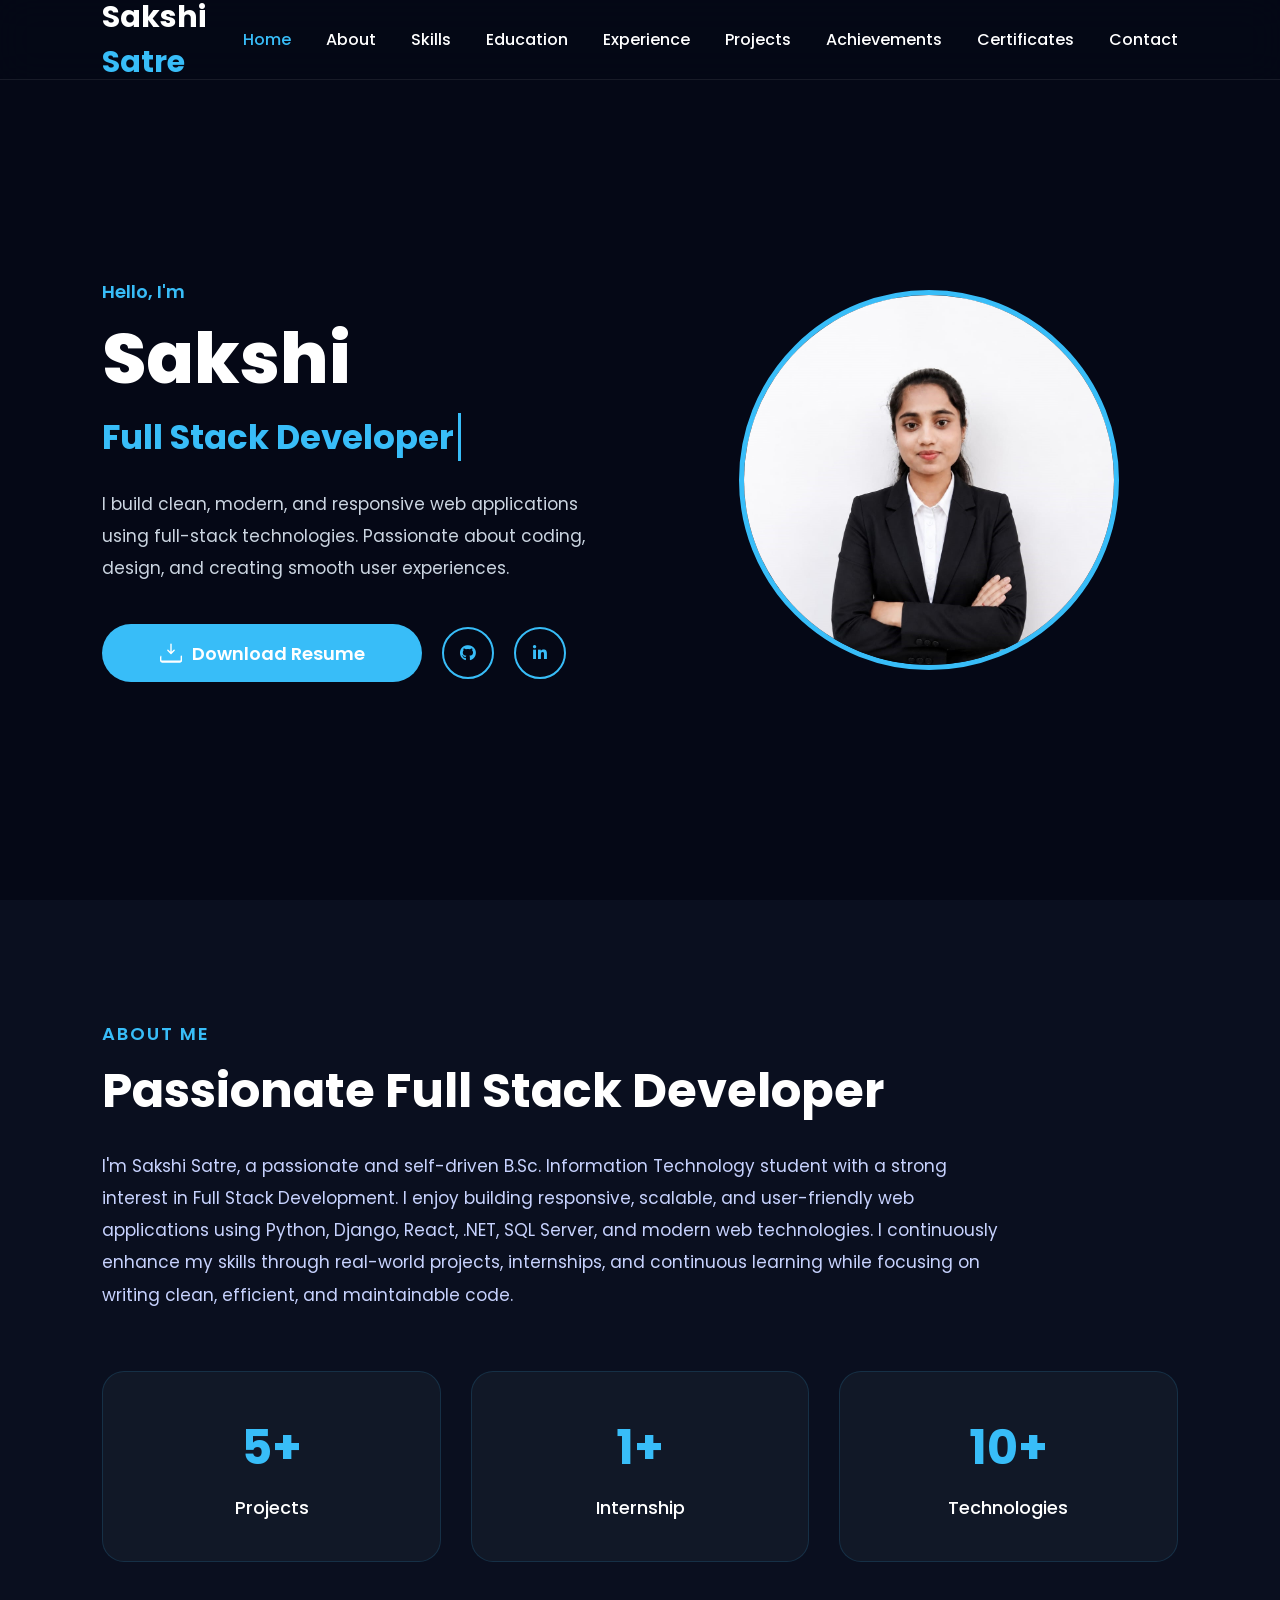
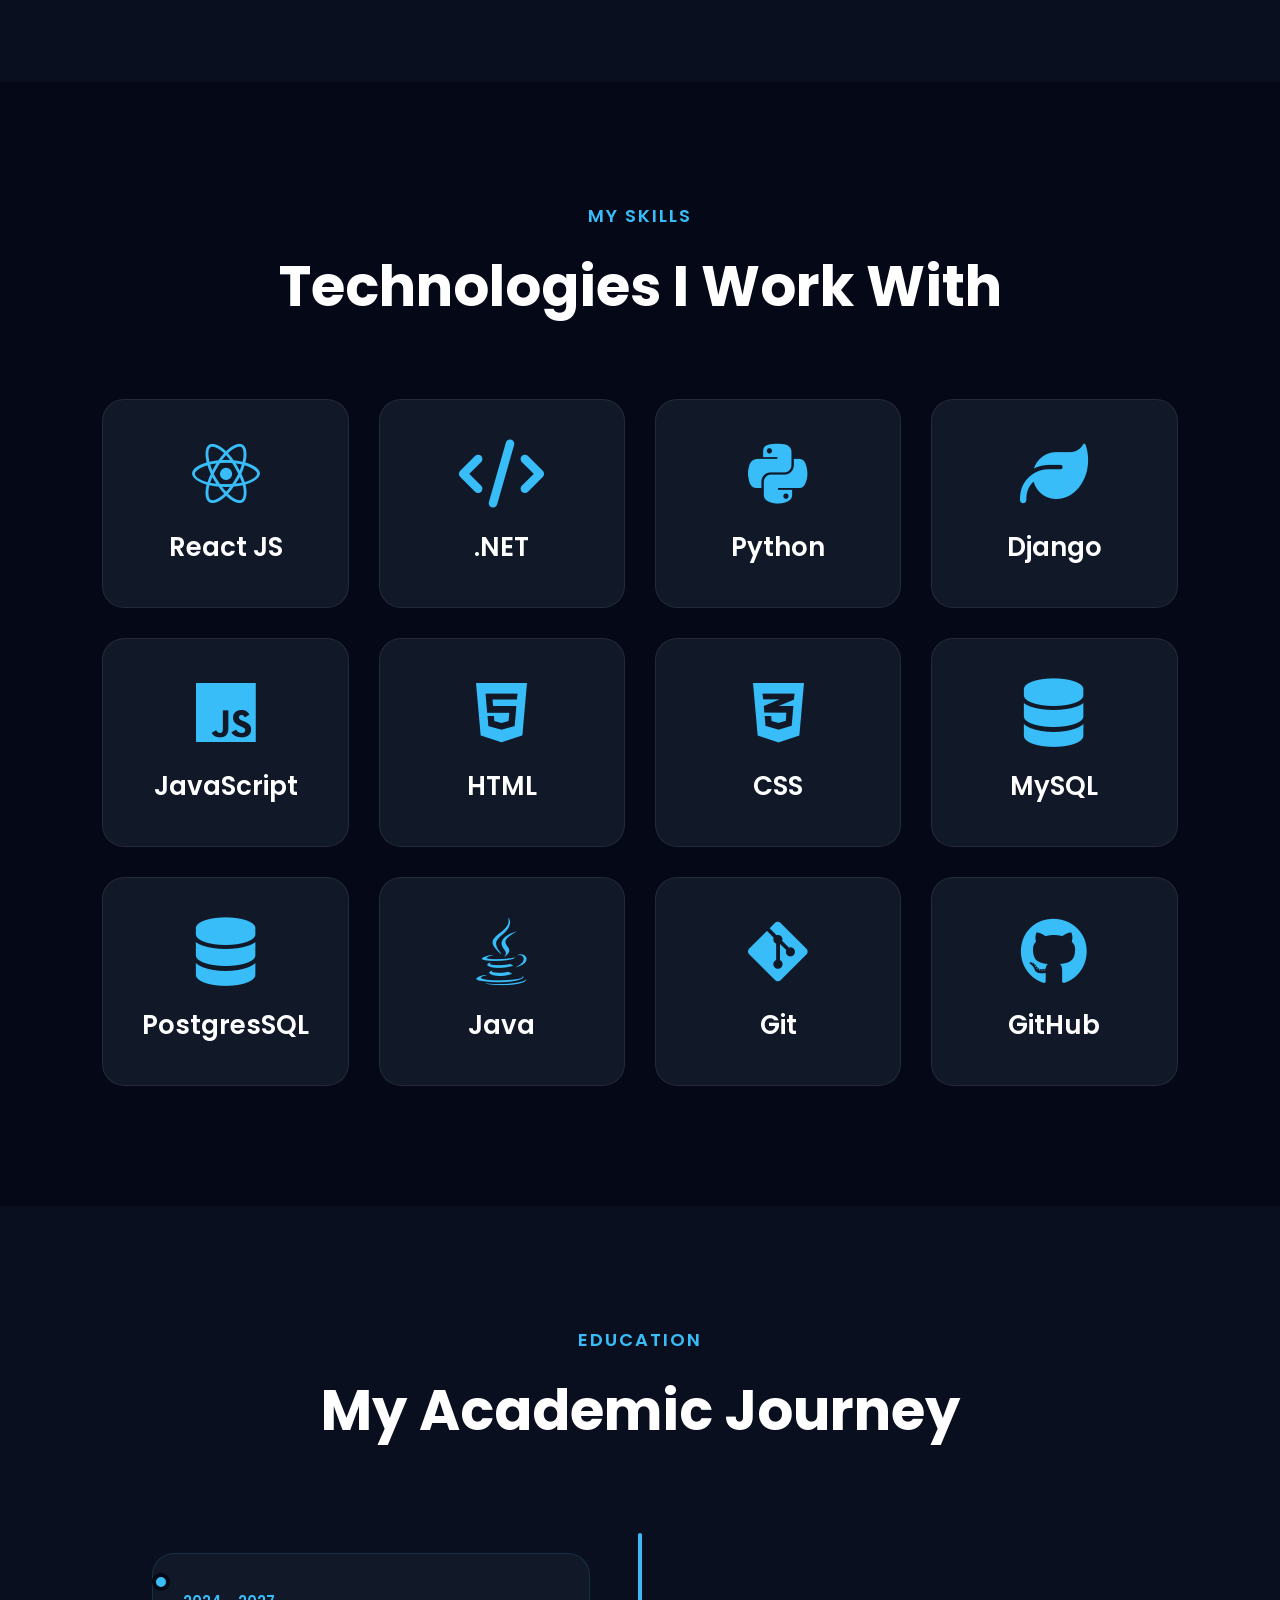
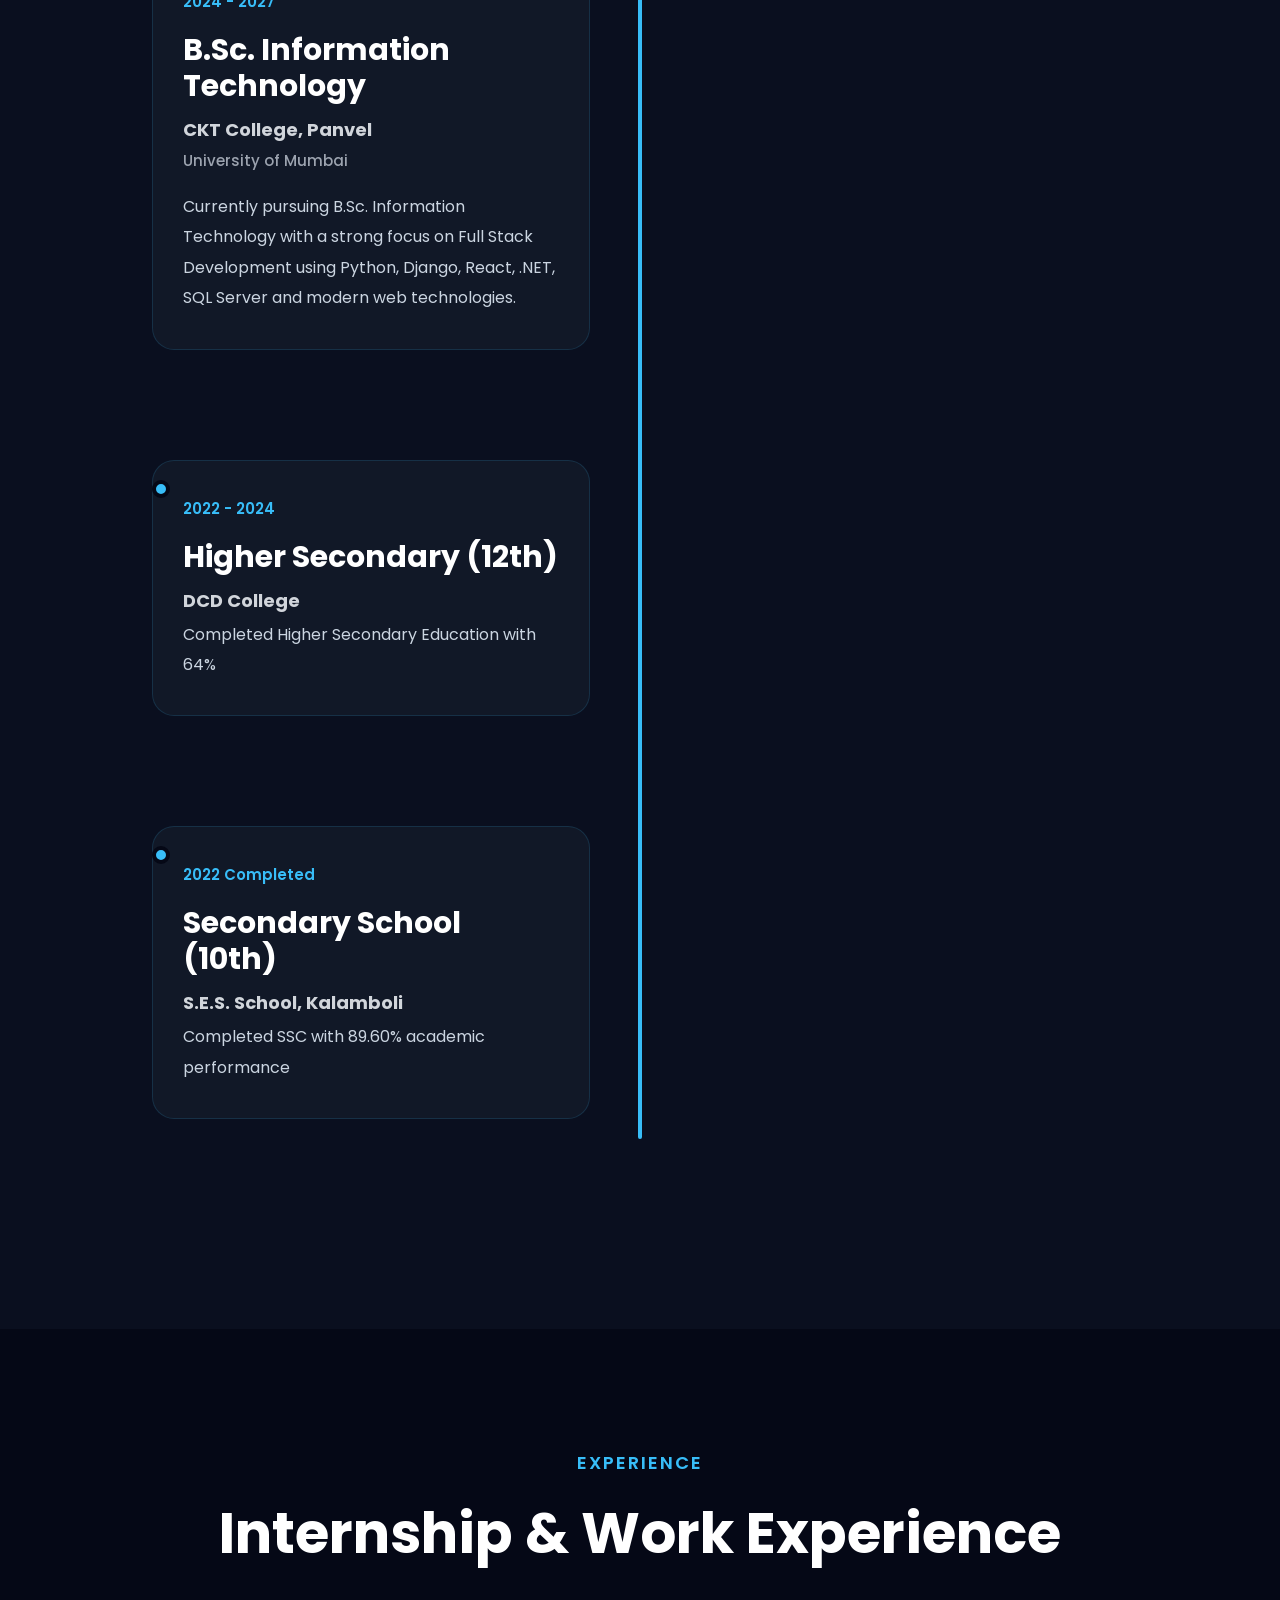
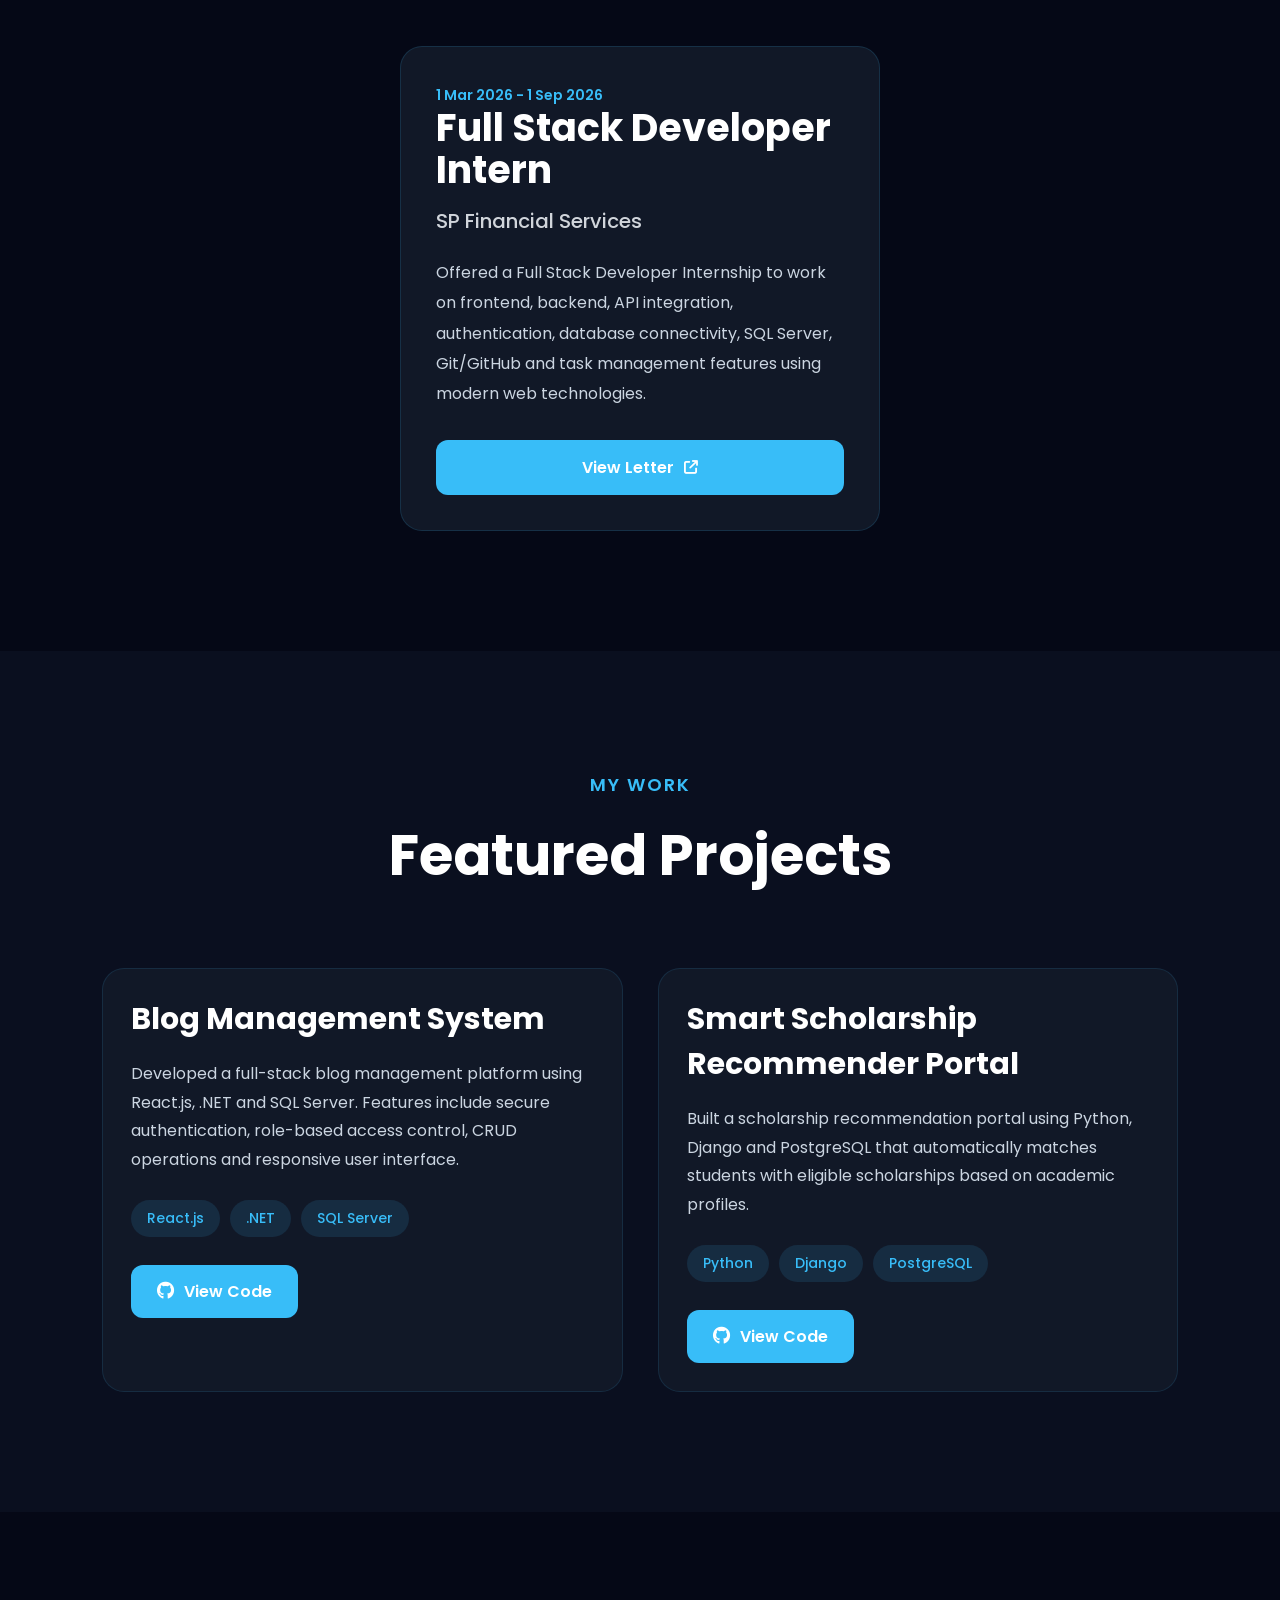
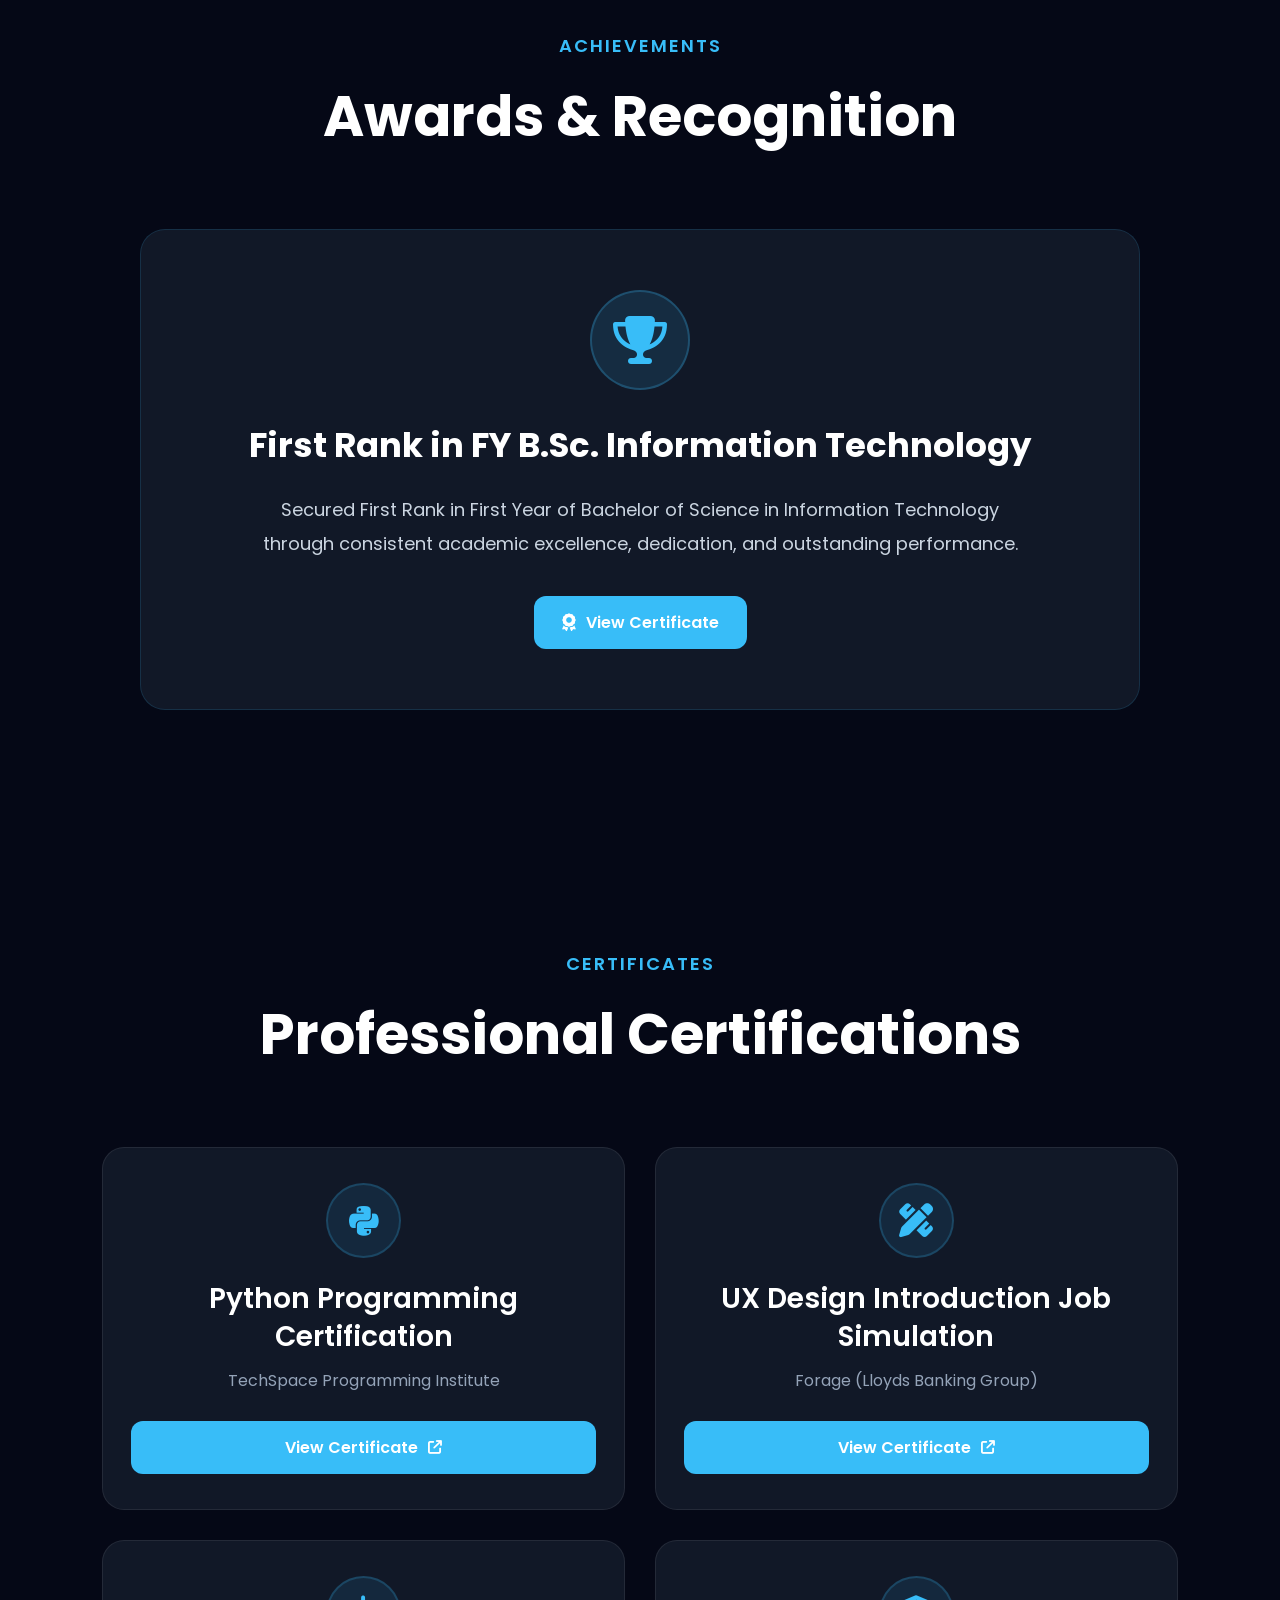
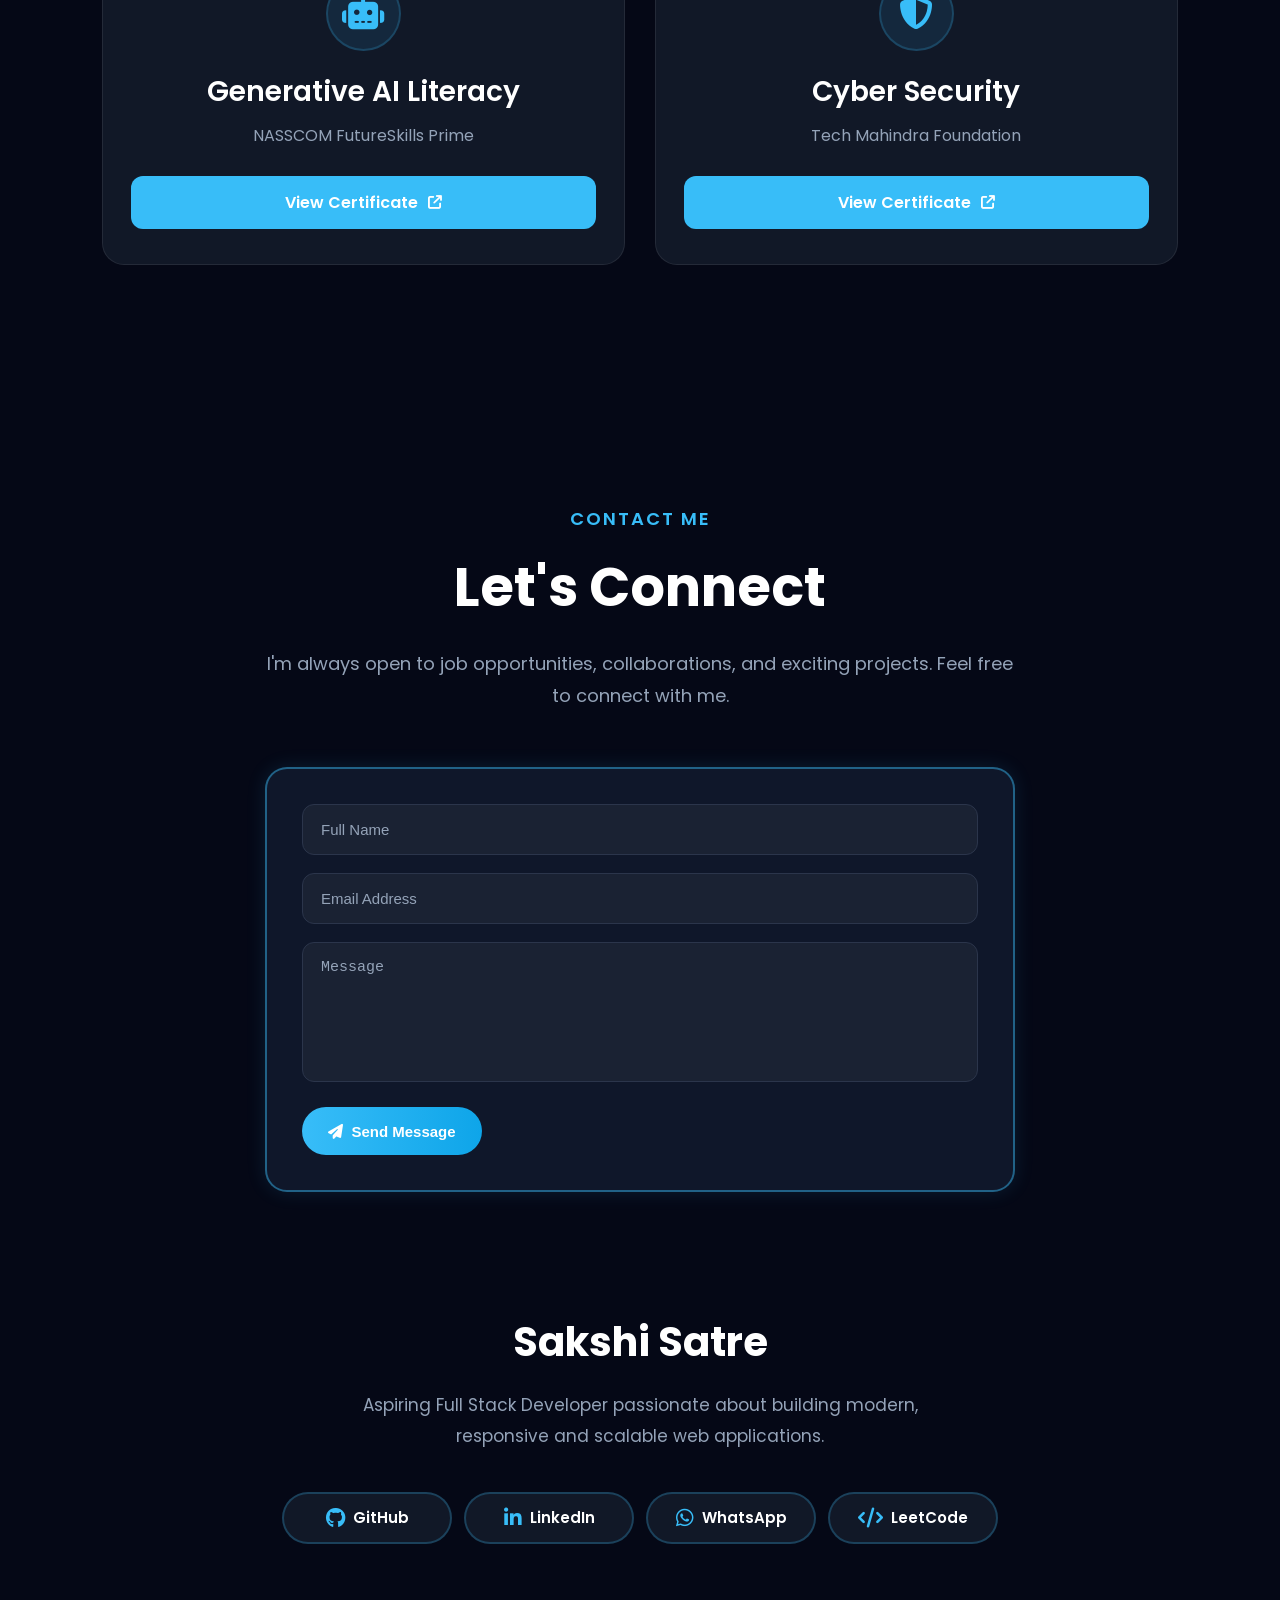
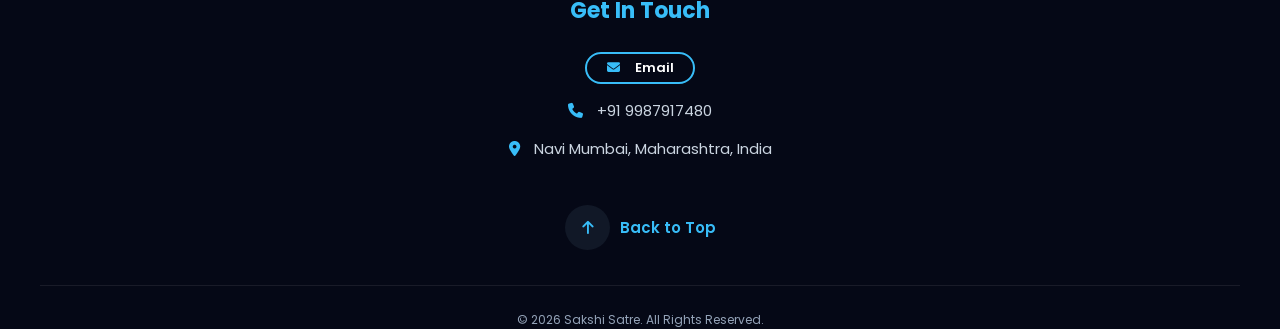
<file: index.html>
<!DOCTYPE html>
<html lang="en">

<head>

    <meta charset="UTF-8">

    <meta name="viewport" content="width=device-width, initial-scale=1.0">

    <title>Sakshi Satre | Portfolio</title>

    <link rel="stylesheet" href="style.css">

    <link href="https://fonts.googleapis.com/css2?family=Poppins:wght@300;400;500;600;700;800&display=swap" rel="stylesheet">

    <link rel="stylesheet"
    href="https://cdnjs.cloudflare.com/ajax/libs/font-awesome/6.7.2/css/all.min.css">

</head>

<body>

<header>

<nav class="navbar">

<div class="logo">

Sakshi<span> Satre </span>

</div>

<ul class="nav-menu">

<li><a href="#home">Home</a></li>

<li><a href="#about">About</a></li>

<li><a href="#skills">Skills</a></li>

<li><a href="#education">Education</a></li>

<li><a href="#experience">Experience</a></li>

<li><a href="#projects">Projects</a></li>

<li><a href="#achievements">Achievements</a></li>

<li><a href="#certificates">Certificates</a></li>

<li><a href="#contact">Contact</a></li>

</ul>

<!-- <a href="#" class="resume-btn">

Resume

</a> -->



<div class="hamburger">
<span></span>

<span></span>

<span></span>

</div>

</nav>

</header>

<!-- <script src="script.js"></script> -->

<!-- ================= HERO SECTION START ================= -->



<section id="home" class="hero-section">

    <div class="hero-container">

        

        <div class="hero-content">

            <span class="hero-greeting">
                Hello, I'm
            </span>

            <h1 class="hero-name">
                Sakshi 
            </h1>

            <h2 class="hero-role">
                <span id="typing-text"></span>
            </h2>

            <p class="hero-description">
                I build clean, modern, and responsive web applications using full-stack technologies. Passionate about coding, design, and creating smooth user experiences.
            </p>
        
<div class="hero-action-wrapper">


    <a href="assets/resume.pdf"
       download
       class="hero-resume-btn">

        <svg xmlns="http://www.w3.org/2000/svg"
             width="22"
             height="22"
             fill="currentColor"
             viewBox="0 0 16 16">

            <path d="M.5 9.9a.5.5 0 0 1 .5.5v2.6a.5.5 0 0 0 .5.5h13a.5.5 0 0 0 .5-.5v-2.6a.5.5 0 0 1 1 0v2.6A1.5 1.5 0 0 1 14.5 15h-13A1.5 1.5 0 0 1 0 13.5v-2.6a.5.5 0 0 1 .5-.5z"/>
            <path d="M5.354 5.646a.5.5 0 0 1 .707 0L7.5 7.086V1.5a.5.5 0 0 1 1 0v5.586l1.439-1.44a.5.5 0 1 1 .707.708l-2.293 2.292a.5.5 0 0 1-.707 0L5.354 6.354a.5.5 0 0 1 0-.708z"/>

        </svg>

        <span>Download Resume</span>

    </a>

    
    <a href="https://github.com/sakshi1727techie-bot"
       target="_blank"
       class="social-icon"
       aria-label="GitHub">

        <i class="fa-brands fa-github"></i>

    </a>

    
    <a href="https://www.linkedin.com/in/sakshi5805"
       target="_blank"
       class="social-icon"
       aria-label="LinkedIn">

        <i class="fa-brands fa-linkedin-in"></i>

    </a>

</div> 

</div>


<div class="hero-image">

    <div class="hero-image-wrapper">

        <img src="images/sakshi.jpeg"
             alt="Sakshi Satre"
             class="profile-image">

    </div>

</div>

</div>

</section>

<section id="about" class="about-section">

    <div class="about-container reveal">

        <p class="about-subtitle">ABOUT ME</p>

        <h2 class="about-heading">
            Passionate Full Stack Developer
        </h2>

        <p class="about-text">
            I'm Sakshi Satre, a passionate and self-driven B.Sc. Information Technology student with a strong interest in Full Stack Development. I enjoy building responsive, scalable, and user-friendly web applications using Python, Django, React, .NET, SQL Server, and modern web technologies. I continuously enhance my skills through real-world projects, internships, and continuous learning while focusing on writing clean, efficient, and maintainable code.
        </p>

        <div class="about-cards">

            <div class="about-card">
                <h3>5+</h3>
                <p>Projects</p>
            </div>

            <div class="about-card">
                <h3>1+</h3>
                <p>Internship</p>
            </div>

            <div class="about-card">
                <h3>10+</h3>
                <p>Technologies</p>
            </div>

        </div>

    </div>

</section>

<!-- ================= SKILLS SECTION START ================= -->

<section id="skills" class="skills-section">

    <div class="skills-container reveal-left">

        <p class="skills-subtitle">
            MY SKILLS
        </p>

        <h2 class="skills-heading">
            Technologies I Work With
        </h2>

        <div class="skills-grid">

            <div class="skill-card skill-item">
                <i class="fa-brands fa-react"></i>
                <h3>React JS</h3>
            </div>

            <div class="skill-card skill-item">
                <i class="fa-solid fa-code"></i>
                <h3>.NET</h3>
            </div>

            <div class="skill-card skill-item">
                <i class="fa-brands fa-python"></i>
                <h3>Python</h3>
            </div>

            <div class="skill-card skill-item">
                <i class="fa-solid fa-leaf"></i>
                <h3>Django</h3>
            </div>

            <div class="skill-card skill-item">
                <i class="fa-brands fa-js"></i>
                <h3>JavaScript</h3>
            </div>

            <div class="skill-card skill-item">
                <i class="fa-brands fa-html5"></i>
                <h3>HTML</h3>
            </div>

            <div class="skill-card skill-item">
                <i class="fa-brands fa-css3-alt"></i>
                <h3>CSS</h3>
            </div>

            <div class="skill-card skill-item">
                <i class="fa-solid fa-database"></i>
                <h3>MySQL</h3>
            </div>

            <div class="skill-card skill-item">
                <i class="fa-solid fa-database"></i>
                <h3>PostgresSQL</h3>
            </div>

            <div class="skill-card skill-item">
                <i class="fa-brands fa-java"></i>
                <h3>Java</h3>
            </div>

            <div class="skill-card skill-item">
                <i class="fa-brands fa-git-alt"></i>
                <h3>Git</h3>
            </div>

            <div class="skill-card skill-item">
                <i class="fa-brands fa-github"></i>
                <h3>GitHub</h3>
            </div>

        </div>

    </div>

</section>

<!-- ================= EDUCATION SECTION START ================= -->

<section id="education" class="education-section">

    <div class="education-container">

        <p class="education-subtitle">
            EDUCATION
        </p>

        <h2 class="education-heading">
            My Academic Journey
        </h2>

        <div class="timeline">

            <!-- Vertical Line -->
            <div class="timeline-line"></div>

            <!-- ================= Card 1 ================= -->

            <div class="timeline-item">

                <div class="timeline-dot"></div>

                <div class="education-card">

                    <span class="education-year">
                        2024 - 2027
                    </span>

                    <h3>
                        B.Sc. Information Technology
                    </h3>

                    <h4>
                        CKT College, Panvel
                    </h4>

                    <h5>
                        University of Mumbai
                    </h5>

                    <p>
                        Currently pursuing B.Sc. Information Technology with a strong focus on Full Stack Development using Python, Django, React, .NET, SQL Server and modern web technologies.
                    </p>

                </div>

            </div>

            <!-- ================= Card 2 ================= -->

            <div class="timeline-item">

                <div class="timeline-dot"></div>

                <div class="education-card">

                    <span class="education-year">
                        2022 - 2024
                    </span>

                    <h3>
                        Higher Secondary (12th)
                    </h3>

                    <h4>
                        DCD College
                    </h4>

                    <p>
                        Completed Higher Secondary Education with 64% 
                    </p>

                </div>

            </div>

            <!-- ================= Card 3 ================= -->

            <div class="timeline-item">

                <div class="timeline-dot"></div>

                <div class="education-card">

                    <span class="education-year">
                        2022 Completed
                    </span>

                    <h3>
                        Secondary School (10th)
                    </h3>

                    <h4>
                        S.E.S. School, Kalamboli
                    </h4>

                    <p>
                        Completed SSC with 89.60% academic performance
                    </p>

                </div>

            </div>

        </div>

    </div>

</section>

<!-- ================= EXPERIENCE SECTION START ================= -->

<section id="experience" class="experience-section">

    <div class="experience-container">

        <p class="experience-subtitle">
            EXPERIENCE
        </p>

        <h2 class="experience-heading">
            Internship & Work Experience
        </h2>

        <div class="experience-card reveal-up">

            <span class="experience-date">
                1 Mar 2026 - 1 Sep 2026
            </span>

            <h3 class="experience-role">
                Full Stack Developer <br>
                Intern
            </h3>

            <h4 class="experience-company">
                SP Financial Services
            </h4>

            <p class="experience-description">

                Offered a Full Stack Developer Internship to work on frontend,
                backend, API integration, authentication, database connectivity,
                SQL Server, Git/GitHub and task management features using modern
                web technologies.

            </p>

            <a href="certificates/internship.jpeg"
               target="_blank"
               class="experience-btn">

                View Letter

                <i class="fa-solid fa-arrow-up-right-from-square"></i>

            </a>

        </div>

    </div>

</section>

<!-- ================= PROJECTS SECTION START ================= -->

<section id="projects" class="projects-section">

    <div class="projects-container">

        <p class="projects-subtitle">
            MY WORK
        </p>

        <h2 class="projects-heading">
            Featured Projects
        </h2>

        <div class="projects-grid">

            <!-- ================= PROJECT 1 ================= -->

            <div class="project-card">

                <!-- <div class="project-image">

                    <img src="images/blog-management-system.png"
                         alt="Blog Management System">

                </div> -->

                <div class="project-content">

                    <h3>
                        Blog Management System
                    </h3>

                    <p>
                        Developed a full-stack blog management platform using
                        React.js, .NET and SQL Server. Features include secure
                        authentication, role-based access control, CRUD
                        operations and responsive user interface.
                    </p>

                    <div class="project-tech">

                        <span>React.js</span>
                        <span>.NET</span>
                        <span>SQL Server</span>

                    </div>

                    <a href="https://github.com/sakshi1727techie-bot/Blog-Management-System-Project.git"
                       target="_blank"
                       class="project-btn">

                        <i class="fa-brands fa-github"></i>

                        View Code

                    </a>

                </div>

            </div>

            <!-- ================= PROJECT 2 ================= -->

            <div class="project-card">

                <!-- <div class="project-image">

                    <img src="images/scholarship-portal.png"
                         alt="Smart Scholarship Recommender Portal">

                </div> -->

                <div class="project-content">

                    <h3>
                        Smart Scholarship Recommender Portal
                    </h3>

                    <p>
                        Built a scholarship recommendation portal using Python,
                        Django and PostgreSQL that automatically matches
                        students with eligible scholarships based on academic
                        profiles.
                    </p>

                    <div class="project-tech">

                        <span>Python</span>
                        <span>Django</span>
                        <span>PostgreSQL</span>

                    </div>

                    <a href="https://github.com/sakshi1727techie-bot/Smart-Scholarship-Recommender-Portal.git"
                       target="_blank"
                       class="project-btn">

                        <i class="fa-brands fa-github"></i>

                        View Code

                    </a>

                </div>

            </div>

        </div>

    </div>

</section>

<!-- ================= PROJECTS SECTION END ================= -->

<!-- ================= EXPERIENCE SECTION END ================= -->

<!-- ================= ACHIEVEMENTS SECTION START ================= -->

<section id="achievements" class="achievements-section">

    <div class="achievements-container">

        <p class="achievements-subtitle">
            ACHIEVEMENTS
        </p>

        <h2 class="achievements-heading">
            Awards & Recognition
        </h2>

        <div class="achievement-card">

            <div class="achievement-icon">

                <i class="fa-solid fa-trophy"></i>

            </div>

            <h3>
                First Rank in FY B.Sc. Information Technology
            </h3>

            <p>
                Secured First Rank in First Year of Bachelor of Science in
                Information Technology through consistent academic excellence,
                dedication, and outstanding performance.
            </p>

            <a href="certificates/certificate.jpeg"
   target="_blank"
   class="achievement-btn">

    <i class="fa-solid fa-award"></i>

    View Certificate

</a>

        </div>

    </div>

</section>

<!-- ==========================================
     CERTIFICATES SECTION
========================================== -->

<section id="certificates" class="certificates-section">

    <div class="certificates-container">

        <p class="certificates-subtitle">
            CERTIFICATES
        </p>

        <h2 class="certificates-heading">
            Professional Certifications
        </h2>

        <div class="certificates-grid">

            <!-- ================= Python ================= -->

            <div class="certificate-card reveal-left">

                <div class="certificate-icon">
                    <i class="fa-brands fa-python"></i>
                </div>

                <h3>Python Programming Certification</h3>

                <p>TechSpace Programming Institute</p>

                <a href="certificates/python .jpeg"
                   target="_blank"
                   class="certificate-btn">

                    View Certificate

                    <i class="fa-solid fa-arrow-up-right-from-square"></i>

                </a>

            </div>

            <!-- ================= UX ================= -->

            <div class="certificate-card reveal-left">

                <div class="certificate-icon">
                    <i class="fa-solid fa-pen-ruler"></i>
                </div>

                <h3>UX Design Introduction Job Simulation</h3>

                <p>Forage (Lloyds Banking Group)</p>

                <a href="certificates/UX Design .jpeg"
                   target="_blank"
                   class="certificate-btn">

                    View Certificate

                    <i class="fa-solid fa-arrow-up-right-from-square"></i>

                </a>

            </div>

            <!-- ================= AI ================= -->

            <div class="certificate-card reveal-right">

                <div class="certificate-icon">
                    <i class="fa-solid fa-robot"></i>
                </div>

                <h3>Generative AI Literacy</h3>

                <p>NASSCOM FutureSkills Prime</p>

                <a href="certificates/Generative AI .jpeg "
                   target="_blank"
                   class="certificate-btn">

                    View Certificate

                    <i class="fa-solid fa-arrow-up-right-from-square"></i>

                </a>

            </div>

            <!-- ================= Cyber ================= -->

            <div class="certificate-card reveal-right">

                <div class="certificate-icon">
                    <i class="fa-solid fa-shield-halved"></i>
                </div>

                <h3>Cyber Security</h3>

                <p>Tech Mahindra Foundation</p>

                <a href="certificates/cybersecurity.jpeg"
                   target="_blank"
                   class="certificate-btn">

                    View Certificate

                    <i class="fa-solid fa-arrow-up-right-from-square"></i>

                </a>

            </div>

        </div>

    </div>

</section>

<!-- ================= CONTACT SECTION ================= -->

<section id="contact" class="contact-section">

    <div class="contact-container">

        <p class="contact-subtitle">
            CONTACT ME
        </p>

        <h2 class="contact-heading">
            Let's Connect
        </h2>

        <p class="contact-description">
            I'm always open to job opportunities, collaborations, and exciting projects.
            Feel free to connect with me.
        </p>
            <form action="https://formsubmit.co/sakshicoder05@gmail.com"
      method="POST"
      class="contact-form">

            <!-- Replace YOUR_EMAIL@gmail.com with your email -->

            <input type="hidden" name="_captcha" value="false">

            <input type="hidden" name="_subject" value="New Portfolio Contact">

            <!-- <input
    type="hidden"
    name="_next"
    value="https://sakshi1727techie-bot.github.io/Sakshi-portfolio/"> -->

    <!-- Remove this -->

   <input
type="hidden"
name="_next"
value="https://sakshi1727techie-bot.github.io/Sakshi-portfolio/thankyou.html">
            <input
                type="text"
                name="Full Name"
                placeholder="Full Name"
                required>

            <input
                type="email"
                name="Email"
                placeholder="Email Address"
                required>

            <textarea
                name="Message"
                rows="7"
                placeholder="Message"
                required></textarea>

            <button type="submit">

                <i class="fa-solid fa-paper-plane"></i>

                Send Message

            </button>

        </form>

    </div>

</section>

<!-- ================= FOOTER ================= -->
<!-- ================= FOOTER ================= -->

<footer class="footer">

    <div class="footer-container">

        <!-- Logo -->

        <h2 class="footer-logo">
            Sakshi Satre
        </h2>

        <p class="footer-description">
            Aspiring Full Stack Developer passionate about building modern,
            responsive and scalable web applications.
        </p>

        <!-- Social Links -->

        <div class="footer-social">

            <a href="https://github.com/sakshi1727techie-bot" target="_blank">
                <i class="fa-brands fa-github"></i>
                <span>GitHub</span>
            </a>

            <a href="https://www.linkedin.com/in/sakshi5805" target="_blank">
                <i class="fa-brands fa-linkedin-in"></i>
                <span>LinkedIn</span>
            </a>

            <a href="https://wa.me/919987917480" target="_blank">
                <i class="fa-brands fa-whatsapp"></i>
                <span>WhatsApp</span>
            </a>

            <a href="https://leetcode.com/u/Sakshi_998/"
   target="_blank">

    <i class="fa-solid fa-code"></i>
    <span>LeetCode</span>

</a>

            <!-- Correct Email Link -->

            <!-- <a href="https://mail.google.com/mail/?view=cm&fs=1&to=sakshicoder05@gmail.com"
   target="_blank">
    <i class="fa-solid fa-envelope"></i>
    <span>Email</span>
</a> -->



        

        </div>

        <!-- Contact -->

        <div class="footer-contact">

            <h3>Get In Touch</h3>

            <p>
                <!-- <i class="fa-solid fa-envelope"></i> -->

                <a href="https://mail.google.com/mail/?view=cm&fs=1&to=sakshicoder05@gmail.com"
   target="_blank"
   class="contact-email-btn">

    <i class="fa-solid fa-envelope"></i>

    <span>Email</span>

</a>

                <!-- <a href="mailto:sakshicoder05@gmail.com" class="contact-email-btn">

    <i class="fa-solid fa-envelope"></i>

    <span>sakshicoder05@gmail.com</span>

</a> -->

                <!-- <a href="https://mail.google.com/mail/?view=cm&fs=1&to=sakshicoder05@gmail.com"
   target="_blank">
    <i class="fa-solid fa-envelope"></i>
    <span>Email</span>
</a> -->


            </p>

            <p>
                <i class="fa-solid fa-phone"></i>
                +91 9987917480
            </p>

            <p>
                <i class="fa-solid fa-location-dot"></i>
                Navi Mumbai, Maharashtra, India
            </p>

        </div>

        <!-- Back To Top -->

        <a href="#home" class="back-to-top">

            <i class="fa-solid fa-arrow-up"></i>

            <span>Back to Top</span>

        </a>

        <!-- Copyright -->

        <div class="footer-bottom">

            <p>
                © 2026 Sakshi Satre. All Rights Reserved.
            </p>

        </div>

    </div>

</footer>

<script src="script.js"></script>

</body>
</html>
 

<!-- </footer> 

<script src="script.js"></script>

</body>
</html>
 -->
</file>
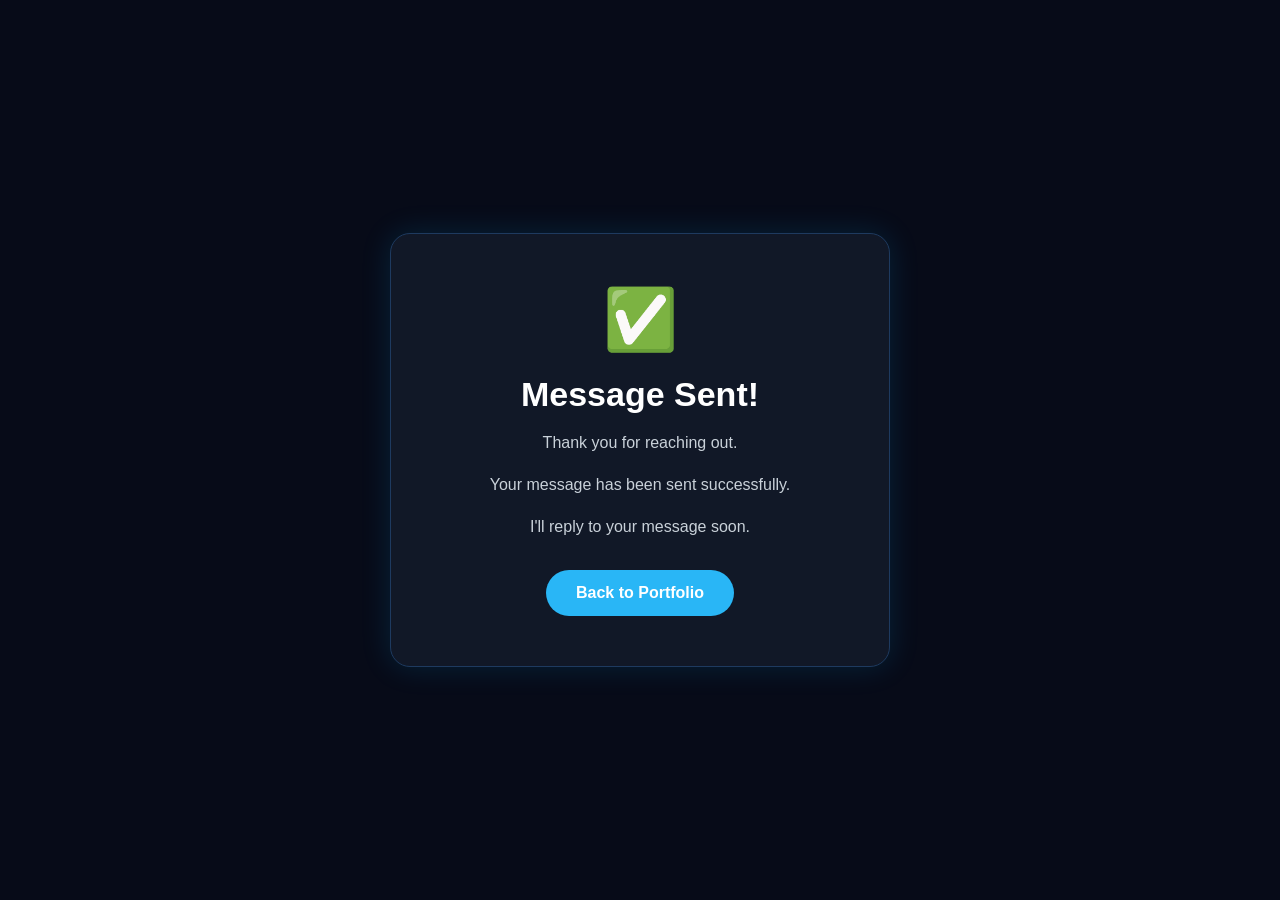
<file: thankyou.html>
<!DOCTYPE html>
<html lang="en">
<head>
    <meta charset="UTF-8">
    <meta name="viewport" content="width=device-width, initial-scale=1.0">
    <title>Message Sent</title>

    <meta http-equiv="refresh" content="5;url=https://sakshi1727techie-bot.github.io/Sakshi-portfolio/">

    <style>
        *{
            margin:0;
            padding:0;
            box-sizing:border-box;
            font-family:Arial,sans-serif;
        }

        body{
            background:#070b18;
            color:#fff;
            display:flex;
            justify-content:center;
            align-items:center;
            height:100vh;
            text-align:center;
        }

        .box{
            background:#111827;
            padding:50px;
            border-radius:20px;
            width:90%;
            max-width:500px;
            border:1px solid #1e3a5f;
            box-shadow:0 0 30px rgba(0,174,255,.15);
        }

        .icon{
            font-size:60px;
            color:#2ecc71;
            margin-bottom:20px;
        }

        h1{
            font-size:34px;
            margin-bottom:15px;
        }

        p{
            color:#c9d1d9;
            line-height:1.7;
            margin-bottom:15px;
        }

        a{
            display:inline-block;
            margin-top:15px;
            padding:14px 30px;
            background:#29b6f6;
            color:#fff;
            text-decoration:none;
            border-radius:40px;
            font-weight:600;
            transition:.3s;
        }

        a:hover{
            background:#0ea5e9;
            transform:translateY(-3px);
        }
    </style>

</head>

<body>

<div class="box">

<div class="icon">✅</div>

<h1>Message Sent!</h1>

<p>Thank you for reaching out.</p>

<p>Your message has been sent successfully.</p>

<p>I'll reply to your message soon.</p>

<a href="https://sakshi1727techie-bot.github.io/Sakshi-portfolio/">
Back to Portfolio
</a>

</div>

</body>
</html>
</file>
<file: style.css>
/* ==========================
        RESET
========================== */
html,
body{
    overflow-x: hidden;
    width:100%;
}



*{
    margin:0;
    padding:0;
    box-sizing:border-box;
}

html{
    scroll-behavior:smooth;
}

body{
    font-family:'Poppins',sans-serif;
    background:#050816;
    color:#fff;
    overflow-x:hidden;
}

a{
    text-decoration:none;
}

ul{
    list-style:none;
}

/* ==========================
        NAVBAR
========================== */

.navbar{

    position:fixed;

    top:0;
    left:0;

    width:100%;

    height:80px;

    padding:0 8%;

    display:flex;

    justify-content:space-between;

    align-items:center;

    background:rgba(5,8,22,.75);

    backdrop-filter:blur(18px);

    border-bottom:1px solid rgba(255,255,255,.08);

    z-index:1000;

    transition:.35s;

}

.logo{

    font-size:30px;

    font-weight:700;

    color:#fff;

}

.logo span{

    color:#38bdf8;

}

.nav-menu{

    display:flex;

    gap:35px;

}

.nav-menu a{

    color:#fff;

    font-size:16px;

    font-weight:500;

    transition:.3s;

}

.nav-menu a:hover{

    color:#38bdf8;

}

/* .resume-btn{

    background:#38bdf8;

    color:#050816;

    padding:12px 28px;

    border-radius:30px;

    font-weight:600;

    transition:.3s;

}

.hero-resume-btn{

    padding:12px 18px;

    font-size:14px;

} */


.hero-resume-btn{

    display:flex;
    align-items:center;
    justify-content:center;
    gap:12px;

    width:320px;
    height:58px;

    background:#38BDF8;

    color:#fff;
    text-decoration:none;

    border-radius:50px;

    font-size:18px;
    font-weight:600;

    transition:.35s ease;

}

.hero-resume-btn:hover{

    background:#0EA5E9;

    transform:translateY(-4px);

    box-shadow:0 12px 25px rgba(56,189,248,.35);

}

.hero-resume-btn svg{

    fill:#fff;

}

.social-icon{

    width:44px;

    height:44px;

}



.resume-btn:hover{

    transform:translateY(-3px);

    box-shadow:0 0 25px rgba(56,189,248,.45);

}

/* ==========================
      HAMBURGER
========================== */

/* .hamburger{

    display:none;

    flex-direction:column;

    gap:6px;

    cursor:pointer;

} 
.hamburger span{

    width:28px;

    height:3px;

    background:#fff;

    border-radius:10px;

    transition:.35s;

}  



.hamburger{
    display:flex;
    position:absolute;
    top:25px;
    right:20px;
    z-index:99999;
} */

.hamburger span{
    width:28px;
    height:3px;
    background:#fff;
    border-radius:10px;
    transition:.35s;
    display:block;
}

.hamburger{

    display:none;

    flex-direction:column;

    justify-content:center;
    align-items:center;

    gap:6px;

    cursor:pointer;

    position:absolute;

    top:50%;
    right:20px;

    transform:translateY(-50%);

    z-index:99999;

}

/* ==========================
      MOBILE
========================== */

@media(max-width:768px){

    .about-cards{
    flex-direction:column;
    align-items:center;
    gap:18px;
}

.about-card{
    width:100%;
    max-width:260px;
}

.navbar{

    padding:0 20px;

}

.resume-btn{

    display:none;

}

.hamburger{

    display:flex;

}

.nav-menu{

    position:fixed;

    top:80px;

    left:-100%;

    width:100%;

    height:calc(100vh - 80px);

    background:#050816;

    display:flex;

    flex-direction:column;

    justify-content:center;

    align-items:center;

    gap:35px;

    transition:.4s;

}

.nav-menu.active{

    left:0;

}

.nav-menu a{

    font-size:22px;

}

.navbar{
    position:fixed;
    z-index:9999;
}

.hamburger.active span:nth-child(1){

    transform:rotate(45deg) translateY(12px);

}

.hamburger.active span:nth-child(2){

    opacity:0;

}

.hamburger.active span:nth-child(3){

    transform:rotate(-45deg) translateY(-12px);

}

}

/* ==========================================
   HERO SECTION
========================================== */

.hero-section{
    width:100%;
    min-height:100vh;
    background:#050816;
    display:flex;
    align-items:center;
    justify-content:center;
    padding:120px 8% 60px;
}

.hero-container{
    width:100%;
    max-width:1200px;
    display:flex;
    align-items:center;
    justify-content:space-between;
    gap:80px;
}

/* LEFT */

.hero-content{
    flex:1;
}

.hero-greeting{
    display:block;
    color:#38bdf8;
    font-size:18px;
    font-weight:600;
    margin-bottom:15px;
}

.hero-name{
    font-size:70px;
    font-weight:800;
    color:#fff;
    line-height:1.1;
    margin-bottom:15px;
}

.hero-role{
    font-size:34px;
    color:#38bdf8;
    font-weight:700;
    min-height:45px;
    margin-bottom:25px;
}

#typing-text{
    border-right:3px solid #38bdf8;
    padding-right:4px;
}

.hero-description{
    color:#cbd5e1;
    line-height:1.9;
    font-size:17px;
    max-width:620px;
    margin-bottom:40px;
}

/* BUTTONS */

/* .hero-action-wrapper{
    display:flex;
    align-items:center;
    gap:18px;
    flex-wrap:wrap;
} */


.hero-action-wrapper{

    display:flex;
    align-items:center;
    gap:20px;
    margin-top:35px;
    flex-wrap:wrap;

}

.hero-resume-btn{

    width:320px;   /* Agar chhota chahiye to 300px kar sakti ho */

}

.hero-social{

    display:flex;
    align-items:center;
    gap:15px;

}

.social-icon{

    width:52px;
    height:52px;

    display:flex;
    justify-content:center;
    align-items:center;

    border:2px solid #38BDF8;
    border-radius:50%;

    color:#38BDF8;
    text-decoration:none;

    transition:.35s;

}

.social-icon:hover{

    background:#38BDF8;
    color:#fff;
    transform:translateY(-5px);

}

@media(max-width:768px){

.hero-action-wrapper{

    display:flex;

    justify-content:center;

    align-items:center;

    gap:12px;

    flex-wrap:nowrap;

}

/* .hero-action-wrapper{

    flex-direction:column;
    align-items:flex-start;

}

.hero-resume-btn{

    width:100%;

}

.hero-social{

    margin-top:18px;

} */

}



.hero-resume-btn{
    display:flex;
    align-items:center;
    gap:10px;
    padding:15px 34px;
    background:#38bdf8;
    color:#fff;
    border-radius:50px;
    font-weight:600;
    transition:.3s;
}

.hero-resume-btn:hover{
    background:#0ea5e9;
}

.hero-social-icons{
    display:flex;
    gap:15px;
}

.social-icon{
    width:52px;
    height:52px;
    border:2px solid #38bdf8;
    border-radius:50%;
    display:flex;
    justify-content:center;
    align-items:center;
    color:#38bdf8;
    transition:.3s;
}

.social-icon:hover{
    background:#38bdf8;
    color:#050816;
}

/* RIGHT */

.hero-image{
    flex:1;
    display:flex;
    justify-content:center;
    align-items:center;
}

.hero-image-wrapper{
    width:380px;
    height:380px;
    border-radius:50%;
    overflow:hidden;
    border:5px solid #38bdf8;
    flex-shrink:0;
}

.profile-image{
    width:100%;
    height:100%;
    object-fit:cover;
}

/* ==========================
      TABLET
========================== */

@media(max-width:992px){

.hero-container{
    gap:40px;
}

.hero-name{
    font-size:56px;
}

.hero-role{
    font-size:28px;
}

.hero-image-wrapper{
    width:300px;
    height:300px;
}

}

/* ==========================
      MOBILE
========================== */

@media(max-width:768px){

.hero-section{
    padding:110px 20px 50px;
}

.hero-container{
    flex-direction:column;
    text-align:center;
}

.hero-image{
    order:1;
    width:100%;
}

.hero-content{
    order:2;
    width:100%;
}

.hero-image-wrapper{
    width:220px;
    height:220px;
}

.hero-name{
    font-size:46px;
}

.hero-role{
    font-size:24px;
    min-height:35px;
}

.hero-description{
    max-width:100%;
    font-size:15px;
    line-height:1.8;
}

.hero-action-wrapper{
    justify-content:center;
}

.hero-social-icons{
    justify-content:center;
}

}

/* ==========================
     SMALL MOBILE
========================== */

@media(max-width:480px){

.hero-image-wrapper{
    width:180px;
    height:180px;
}

.hero-name{
    font-size:38px;
}

.hero-role{
    font-size:20px;
}

.hero-description{
    font-size:14px;
}

.hero-resume-btn{
    padding:13px 25px;
    font-size:15px;
}

.social-icon{
    width:46px;
    height:46px;
}

}

.nav-menu a.active{
    color:#38bdf8;
}


.about-section{
    width:100%;
    background:#0A0F1F;
    padding:120px 8%;
}

.about-container{
    max-width:1200px;
    margin:auto;
} 


.about-subtitle{
    color:#38BDF8;
    font-size:18px;
    font-weight:600;
    letter-spacing:2px;
    text-transform:uppercase;
    margin-bottom:15px;
}

.about-heading{
    color:#fff;
    font-size:48px;
    font-weight:700;
    line-height:1.2;
    margin-bottom:30px;
}

.about-text{
    max-width:900px;
    color:#C7D2FE;
    font-size:17px;
    line-height:1.9;
    margin-bottom:60px;
}

.about-cards{

    display:grid;
    grid-template-columns:repeat(3,1fr);
    gap:30px;

}

.about-card{

    background:#111827;
    border:1px solid rgba(56,189,248,.15);

    border-radius:22px;

    padding:40px 25px;

    text-align:center;

    transition:.35s ease;

}

.about-card:hover{

    transform:translateY(-10px);

    border-color:#38BDF8;

    box-shadow:0 15px 35px rgba(56,189,248,.15);

}

.about-card h3{

    font-size:48px;

    color:#38BDF8;

    margin-bottom:10px;

    font-weight:700;

}

.about-card p{

    color:#fff;

    font-size:18px;

    font-weight:500;

}

@media(max-width:992px){

.about-heading{

    font-size:40px;

}

.about-cards{

    grid-template-columns:repeat(2,1fr);

}

}


@media(max-width:768px){

.about-section{

    padding:90px 20px;

    text-align:center;

}

.about-subtitle{

    font-size:16px;

}

.about-heading{

    font-size:34px;

}

.about-text{

    font-size:15px;

    line-height:1.8;

    margin-bottom:40px;

}

.about-cards{
    display:flex;
    justify-content:center; 
    align-items:center;
    gap:25px;
    flex-wrap:wrap;
    margin-top:40px;
}

.about-card{
    width:180px;
    padding:18px;
    background:#111827;
    border:1px solid rgba(56,189,248,.15);
    border-radius:18px;
    text-align:center;
    transition:.35s ease;
}

.about-card h3{
    font-size:34px;
    color:#38BDF8;
    margin-bottom:8px;
}

.about-card p{
    font-size:15px;
    color:#fff;
}

.reveal{
    opacity:0;
    transform:translateY(80px);
    transition:all .8s ease;
}

.reveal.active{
    opacity:1;
    transform:translateY(0);
}


.about-section {
    width: 100%;
    background: #0A0F1F;
    padding: 120px 8%;
    overflow: hidden;
}

.about-container {
    max-width: 1200px;
    margin: auto;
}


.reveal{
    opacity:0;
    transform:translateY(80px);
    transition:all .9s ease;
}

.reveal.active{
    opacity:1;
    transform:translateY(0);
}
}


/* ==========================================
   SKILLS SECTION
========================================== */

.skills-section{
    width:100%;
    padding:120px 8%;
    background:#050816;
}

.skills-container{
    width:100%;
    max-width:1200px;
    margin:0 auto;
    text-align:center;
}

.skills-subtitle{
    color:#38bdf8;
    font-size:18px;
    font-weight:600;
    letter-spacing:2px;
    text-transform:uppercase;
    margin-bottom:15px;
}

.skills-heading{
    color:#fff;
    font-size:56px;
    font-weight:700;
    margin-bottom:70px;
}

/* ==========================
      GRID
========================== */

.skills-grid{
    display:grid;
    grid-template-columns:repeat(4,minmax(0,1fr));
    gap:30px;
}

/* ==========================
      CARD
========================== */

.skill-card{
    background:#111827;
    border:1px solid rgba(255,255,255,.08);
    border-radius:22px;
    padding:40px 20px;
    text-align:center;
    transition:.35s ease;
    cursor:pointer;
}

.skill-card:hover{
    transform:translateY(-8px);
    border-color:#38bdf8;
    box-shadow:0 15px 30px rgba(56,189,248,.15);
}

.skill-card i{
    font-size:68px;
    color:#38bdf8;
    margin-bottom:20px;
}

.skill-card h3{
    color:#fff;
    font-size:26px;
    font-weight:600;
}

/* ==========================
      TABLET
========================== */

@media screen and (max-width:992px){

.skills-grid{
    grid-template-columns:repeat(3,1fr);
}

.skills-heading{
    font-size:44px;
}

.skill-card{
    padding:35px 18px;
}

.skill-card i{
    font-size:58px;
}

.skill-card h3{
    font-size:22px;
}

}

/* ==========================
      MOBILE
========================== */

@media screen and (max-width:768px){

.skills-section{
    padding:90px 20px;
}

.skills-heading{
    font-size:34px;
    margin-bottom:45px;
}

.skills-grid{
    grid-template-columns:repeat(2,1fr);
    gap:18px;
}

.skill-card{
    padding:28px 15px;
}

.skill-card i{
    font-size:45px;
    margin-bottom:15px;
}

.skill-card h3{
    font-size:18px;
}

}

/* ==========================
      SMALL MOBILE
========================== */

@media screen and (max-width:480px){

.skills-grid{
    gap:15px;
}

.skill-card{
    padding:22px 12px;
}

.skill-card i{
    font-size:38px;
}

.skill-card h3{
    font-size:16px;
}

}

/* ==========================================
   SKILLS LEFT TO RIGHT ANIMATION
========================================== */

.reveal-left{
    opacity:0;
    transform:translateX(-120px);
    transition:all .9s ease;
}

.reveal-left.active-left{
    opacity:1;
    transform:translateX(0);
}

/* Cards Animation */

.skill-item{
    opacity:0;
    transform:translateX(-60px);
    transition:all .7s ease;
}

.skill-item.show-card{
    opacity:1;
    transform:translateX(0);
}
/* ==========================================
   EDUCATION SECTION
========================================== */

.education-section{
    width:100%;
    padding:120px 8%;
    background:#0A0F1F;
    overflow:hidden;
}

.education-container{
    max-width:1200px;
    margin:auto;
}

.education-subtitle{
    text-align:center;
    color:#38bdf8;
    font-size:18px;
    font-weight:600;
    letter-spacing:2px;
    text-transform:uppercase;
    margin-bottom:15px;
}

.education-heading{
    text-align:center;
    color:#fff;
    font-size:56px;
    font-weight:700;
    margin-bottom:80px;
}

/* ==========================
      TIMELINE
========================== */

.timeline{
    position:relative;
    max-width:1100px;
    margin:auto;
}

.timeline-line{
    position:absolute;
    left:50%;
    top:0;
    transform:translateX(-50%);
    width:4px;
    height:100%;
    background:#38bdf8;
    border-radius:10px;
}

/* ==========================
      ITEMS
========================== */

.timeline-item{
    position:relative;
    width:50%;
    padding:20px 50px;
    margin-bottom:70px;
}

.timeline-item.left{
    left:0;
    text-align:right;
}

.timeline-item.right{
    left:50%;
    text-align:left;
}

/* ==========================
      DOT
========================== */

.timeline-dot{
    position:absolute;
    top:40px;
    width:18px;
    height:18px;
    background:#38bdf8;
    border-radius:50%;
    border:4px solid #050816;
    z-index:2;
}

.timeline-item.left .timeline-dot{
    right:-9px;
}

.timeline-item.right .timeline-dot{
    left:-9px;
}

/* ==========================
      CARD
========================== */

.education-card{
    background:#111827;
    border:1px solid rgba(56,189,248,.15);
    border-radius:22px;
    padding:35px 30px;
    transition:.35s ease;
}

.education-card:hover{
    transform:translateY(-8px);
    border-color:#38bdf8;
    box-shadow:0 18px 35px rgba(56,189,248,.18);
}

.education-year{
    color:#38bdf8;
    font-size:15px;
    font-weight:600;
}

.education-card h3{
    color:#fff;
    font-size:30px;
    margin:18px 0 12px;
    line-height:1.2;
}

.education-card h4{
    color:#d1d5db;
    font-size:18px;
    margin-bottom:6px;
}

.education-card h5{
    color:#9ca3af;
    font-size:15px;
    font-weight:500;
    margin-bottom:20px;
}

.education-card p{
    color:#cbd5e1;
    line-height:1.9;
    font-size:16px;
}

/* ==========================
      TABLET
========================== */

@media(max-width:992px){

.education-heading{
    font-size:44px;
}

.education-card h3{
    font-size:24px;
}

}


/* ==========================
      MOBILE
========================== */

@media(max-width:768px){

.education-section{
    padding:90px 20px;
}

.education-heading{
    font-size:34px;
    margin-bottom:55px;
}

.timeline-line{
    left:18px;
}

.timeline-item{
    width:100%;
    left:0 !important;
    padding-left:55px;
    padding-right:0;
    text-align:left;
    margin-bottom:45px;
}

.timeline-dot{
    left:10px !important;
}

.education-card{
    padding:28px 22px;
}

.education-card h3{
    font-size:22px;
}

.education-card h4{
    font-size:16px;
}

.education-card p{
    font-size:15px;
}

} 
 



/* ==========================================
   EDUCATION ANIMATION
========================================== */

.timeline-item{

    opacity:0;

    transform:translateX(-80px);

    transition:
    opacity .8s ease,
    transform .8s ease;

}

.timeline-item.show{

    opacity:1;

    transform:translateX(0);

}

/* ==========================================
   EXPERIENCE SECTION
========================================== */

.experience-section{
    width:100%;
    padding:120px 8%;
    background:#050816;
}

.experience-container{
    max-width:1200px;
    margin:0 auto;
    text-align:center;
}

.experience-subtitle{
    color:#38bdf8;
    font-size:18px;
    font-weight:600;
    letter-spacing:2px;
    text-transform:uppercase;
    margin-bottom:15px;
}

.experience-heading{
    color:#ffffff;
    font-size:56px;
    font-weight:700;
    margin-bottom:70px;
}

/* ==========================
      CARD
========================== */

.experience-card{
    width:100%;
    max-width:480px;
    margin:0 auto;

    background:#111827;
    border:1px solid rgba(56,189,248,.15);
    border-radius:22px;

    padding:35px;

    text-align:left;

    transition:all .35s ease;
}

.experience-card:hover{
    transform:translateY(-8px);
    border-color:#38bdf8;
    box-shadow:0 15px 35px rgba(56,189,248,.15);
}

/* ==========================
      CONTENT
========================== */

.experience-date{
    color:#38bdf8;
    font-size:14px;
    font-weight:600;
    margin-bottom:18px;
}

.experience-role{
    color:#fff;
    font-size:38px;
    line-height:1.1;
    margin-bottom:15px;
}

.experience-company{
    color:#d1d5db;
    font-size:20px;
    font-weight:500;
    margin-bottom:22px;
}

.experience-description{
    color:#cbd5e1;
    font-size:16px;
    line-height:1.9;
    margin-bottom:30px;
}

/* ==========================
      BUTTON
========================== */

.experience-btn{
    display:flex;
    justify-content:center;
    align-items:center;
    gap:10px;

    width:100%;

    padding:15px;

    background:#38bdf8;
    color:#fff;

    border-radius:12px;

    font-size:16px;
    font-weight:600;

    transition:.3s ease;
}

.experience-btn:hover{
    background:#0ea5e9;
}

.experience-btn i{
    font-size:14px;
}

/* ==========================
      ANIMATION
========================== */

.reveal-up{
    opacity:0;
    transform:translateY(-80px);
    transition:all .9s ease;
}

.reveal-up.active{
    opacity:1;
    transform:translateY(0);
}

/* ==========================
      TABLET
========================== */

@media (max-width:992px){

    .experience-heading{
        font-size:44px;
    }

    .experience-card{
        max-width:500px;
    }

    .experience-role{
        font-size:32px;
    }

}

/* ==========================
      MOBILE
========================== */

@media (max-width:768px){

    .experience-section{
        padding:90px 20px;
    }

    .experience-heading{
        font-size:34px;
        margin-bottom:45px;
    }

    .experience-card{
        max-width:100%;
        padding:28px;
    }

    .experience-role{
        font-size:28px;
    }

    .experience-company{
        font-size:18px;
    }

    .experience-description{
        font-size:15px;
        line-height:1.8;
    }

}

/* ==========================
      SMALL MOBILE
========================== */

@media (max-width:480px){

    .experience-card{
        padding:22px;
    }

    .experience-role{
        font-size:24px;
    }

    .experience-company{
        font-size:16px;
    }

    .experience-btn{
        font-size:15px;
        padding:13px;
    }

}

.reveal-up{
    opacity:1;
    transform:translateY(0);
}

.reveal-up.active{
    opacity:1;
    transform:translateY(0);
}

/* ==========================================
   EXPERIENCE ANIMATION
========================================== */

.reveal-up{
    opacity:0;
    transform:translateY(-70px) scale(0.95);
    transition:opacity .9s ease, transform .9s ease;
}

.reveal-up.active{
    opacity:1;
    transform:translateY(0) scale(1);
}

/* ==========================================
   PROJECTS SECTION
========================================== */

.projects-section{
    width:100%;
    padding:120px 8%;
    background:#0A0F1F;
}

.projects-container{
    max-width:1200px;
    margin:0 auto;
}

.projects-subtitle{
    color:#38bdf8;
    font-size:18px;
    font-weight:600;
    text-transform:uppercase;
    letter-spacing:2px;
    margin-bottom:15px;
    text-align:center;
}

.projects-heading{
    color:#fff;
    font-size:56px;
    font-weight:700;
    text-align:center;
    margin-bottom:70px;
}

/* ==========================
      GRID
========================== */

.projects-grid{
    display:grid;
    grid-template-columns:repeat(2,1fr);
    gap:35px;
}

/* ==========================
      CARD
========================== */

.project-card{

    background:#111827;

    border:1px solid rgba(56,189,248,.12);

    border-radius:22px;

    overflow:hidden;

    transition:.4s ease;

    opacity:0;

    transform:translateX(-80px);

}

.project-card.show{

    opacity:1;

    transform:translateX(0);

}

.project-card:hover{

    transform:translateY(-10px);

    border-color:#38bdf8;

    box-shadow:0 20px 40px rgba(56,189,248,.15);

}

/* ==========================
      IMAGE
========================== */

.project-image{

    width:100%;

    height:240px;

    overflow:hidden;

}

.project-image img{

    width:100%;

    height:100%;

    object-fit:cover;

    transition:.4s;

}

.project-card:hover img{

    transform:scale(1.05);

}

/* ==========================
      CONTENT
========================== */

.project-content{

    padding:28px;

}

.project-content h3{

    color:#fff;

    font-size:30px;

    margin-bottom:18px;

}

.project-content p{

    color:#cbd5e1;

    line-height:1.8;

    font-size:16px;

    margin-bottom:25px;

}

/* ==========================
      TECH TAGS
========================== */

.project-tech{

    display:flex;

    flex-wrap:wrap;

    gap:10px;

    margin-bottom:28px;

}

.project-tech span{

    background:rgba(56,189,248,.12);

    color:#38bdf8;

    padding:8px 16px;

    border-radius:30px;

    font-size:14px;

    font-weight:500;

}

/* ==========================
      BUTTON
========================== */

.project-btn{

    display:inline-flex;

    align-items:center;

    gap:10px;

    padding:14px 26px;

    background:#38bdf8;

    color:#fff;

    border-radius:12px;

    font-weight:600;

    transition:.3s;

}

.project-btn:hover{

    background:#0ea5e9;

}

.project-btn i{

    font-size:18px;

}

/* ==========================
      TABLET
========================== */

@media(max-width:992px){

.projects-heading{

    font-size:44px;

}

.projects-grid{

    grid-template-columns:1fr;

}

}

/* ==========================
      MOBILE
========================== */

@media(max-width:768px){

.projects-section{

    padding:90px 20px;

}

.projects-heading{

    font-size:34px;

    margin-bottom:45px;

}

.project-image{

    height:200px;

}

.project-content{

    padding:22px;

}

.project-content h3{

    font-size:24px;

}

.project-content p{

    font-size:15px;

}

.project-btn{

    width:100%;

    justify-content:center;

}

}

/* ==========================
      SMALL MOBILE
========================== */

@media(max-width:480px){

.project-image{

    height:180px;

}

.project-content h3{

    font-size:22px;

}

.project-tech span{

    font-size:13px;

    padding:7px 12px;

}

}

.project-card{
    opacity:0;
    transform:translateX(-80px);
    transition:all .9s ease;
}

.project-card.show{
    opacity:1;
    transform:translateX(0);
}

.project-card:hover{
    transform:translateY(-8px);
    box-shadow:0 18px 35px rgba(56,189,248,.18);
}

/* ==========================================
   ACHIEVEMENTS SECTION
========================================== */

.achievements-section{
    width:100%;
    padding:120px 8%;
    background:#050816;
}

.achievements-container{
    max-width:1000px;
    margin:0 auto;
    text-align:center;
}

/* ==========================
      HEADING
========================== */

.achievements-subtitle{
    color:#38bdf8;
    font-size:18px;
    font-weight:600;
    letter-spacing:2px;
    text-transform:uppercase;
    margin-bottom:15px;
}

.achievements-heading{
    color:#fff;
    font-size:56px;
    font-weight:700;
    margin-bottom:70px;
}

/* ==========================
      CARD
========================== */

.achievement-card{

    background:#111827;

    border:1px solid rgba(56,189,248,.15);

    border-radius:25px;

    padding:60px 45px;

    transition:.4s ease;

    opacity:0;

    transform:translateY(70px) scale(.95);

}

/* Animation */

.achievement-card.show{

    opacity:1;

    transform:translateY(0) scale(1);

}

/* Hover */

.achievement-card:hover{

    transform:translateY(-10px);

    border-color:#38bdf8;

    box-shadow:0 20px 40px rgba(56,189,248,.18);

}

/* ==========================
      ICON
========================== */

.achievement-icon{

    width:100px;

    height:100px;

    margin:0 auto 30px;

    border-radius:50%;

    display:flex;

    justify-content:center;

    align-items:center;

    background:rgba(56,189,248,.12);

    border:2px solid rgba(56,189,248,.25);

}

.achievement-icon i{

    font-size:48px;

    color:#38bdf8;

}

/* ==========================
      TEXT
========================== */

.achievement-card h3{

    color:#fff;

    font-size:34px;

    font-weight:700;

    margin-bottom:22px;

}

.achievement-card p{

    color:#cbd5e1;

    font-size:18px;

    line-height:1.9;

    max-width:760px;

    margin:auto;

}

/* ==========================
      TABLET
========================== */

@media(max-width:992px){

.achievements-heading{

    font-size:44px;

}

.achievement-card{

    padding:50px 35px;

}

.achievement-card h3{

    font-size:30px;

}

}

/* ==========================
      MOBILE
========================== */

@media(max-width:768px){

.achievements-section{

    padding:90px 20px;

}

.achievements-heading{

    font-size:34px;

    margin-bottom:45px;

}

.achievement-card{

    padding:35px 22px;

}

.achievement-icon{

    width:80px;

    height:80px;

}

.achievement-icon i{

    font-size:38px;

}

.achievement-card h3{

    font-size:24px;

}

.achievement-card p{

    font-size:15px;

    line-height:1.8;

}

}

/* ==========================
      BUTTON
========================== */

.achievement-btn{

    display:inline-flex;

    align-items:center;

    gap:10px;

    margin-top:35px;

    padding:14px 28px;

    background:#38bdf8;

    color:#fff;

    border-radius:12px;

    font-size:16px;

    font-weight:600;

    transition:.3s ease;

}

.achievement-btn:hover{

    background:#0ea5e9;

    transform:translateY(-3px);

    box-shadow:0 10px 25px rgba(56,189,248,.25);

}

.achievement-btn i{

    font-size:18px;

}

/* ==========================================
   ACHIEVEMENT REVEAL
========================================== */

.achievement-card{

    opacity:0;

    transform:translateY(70px) scale(.95);

    transition:all .9s ease;

}

.achievement-card.active{

    opacity:1;

    transform:translateY(0) scale(1);

}
/* ==========================================
   CERTIFICATES SECTION
========================================== */

.certificates-section{
    width:100%;
    padding:120px 8%;
    background:#050816;
}

.certificates-container{
    max-width:1200px;
    margin:auto;
    text-align:center;
}

/* ==========================
      Heading
========================== */

.certificates-subtitle{
    color:#38bdf8;
    font-size:18px;
    font-weight:600;
    text-transform:uppercase;
    letter-spacing:2px;
    margin-bottom:15px;
}

.certificates-heading{
    color:#fff;
    font-size:56px;
    font-weight:700;
    margin-bottom:70px;
}

/* ==========================
      Grid
========================== */

.certificates-grid{

    display:grid;

    grid-template-columns:repeat(2,minmax(0,1fr));

    gap:30px;

}

/* ==========================
      Card
========================== */

.certificate-card{

    background:#111827;

    border:1px solid rgba(255,255,255,.08);

    border-radius:22px;

    padding:35px 28px;

    display:flex;

    flex-direction:column;

    justify-content:space-between;

    align-items:center;

    text-align:center;

    transition:.35s ease;

}

.certificate-card:hover{

    transform:translateY(-8px);

    border-color:#38bdf8;

    box-shadow:0 18px 35px rgba(56,189,248,.15);

}

/* ==========================
      Icon
========================== */

.certificate-icon{

    width:75px;

    height:75px;

    border-radius:50%;

    display:flex;

    justify-content:center;

    align-items:center;

    background:rgba(56,189,248,.10);

    border:2px solid rgba(56,189,248,.20);

    margin-bottom:22px;

}

.certificate-icon i{

    font-size:34px;

    color:#38bdf8;

}

/* ==========================
      Title
========================== */

.certificate-card h3{

    color:#fff;

    font-size:28px;

    font-weight:600;

    line-height:1.35;

    margin-bottom:12px;

}

/* ==========================
      Institute
========================== */

.certificate-card p{

    color:#94a3b8;

    font-size:16px;

    margin-bottom:28px;

}

/* ==========================
      Button
========================== */

.certificate-btn{

    width:100%;

    display:flex;

    justify-content:center;

    align-items:center;

    gap:10px;

    padding:14px;

    background:#38bdf8;

    color:#fff;

    border-radius:12px;

    text-decoration:none;

    font-size:16px;

    font-weight:600;

    transition:.3s ease;

}

.certificate-btn:hover{

    background:#0ea5e9;

    transform:translateY(-2px);

}

.certificate-btn i{

    font-size:14px;

}

/* ==========================================
      Left Animation
========================================== */

.reveal-left{

    opacity:0;

    transform:translateX(-80px);

    transition:all .9s ease;

}

.reveal-left.active-left{

    opacity:1;

    transform:translateX(0);

}

/* ==========================================
      Right Animation
========================================== */

.reveal-right{

    opacity:0;

    transform:translateX(80px);

    transition:all .9s ease;

}

.reveal-right.active-right{

    opacity:1;

    transform:translateX(0);

}

/* ==========================
      Tablet
========================== */

@media(max-width:992px){

.certificates-heading{

    font-size:44px;

}

.certificate-card{

    padding:28px 20px;

}

.certificate-card h3{

    font-size:22px;

}

}

/* ==========================
      Mobile
========================== */

@media(max-width:768px){

.certificates-section{

    padding:90px 20px;

}

.certificates-heading{

    font-size:34px;

    margin-bottom:45px;

}

/* Mobile par bhi 2 cards */

.certificates-grid{

    grid-template-columns:repeat(2,1fr);

    gap:16px;

}

.certificate-card{

    padding:20px 12px;

}

.certificate-icon{

    width:55px;

    height:55px;

    margin-bottom:15px;

}

.certificate-icon i{

    font-size:24px;

}

.certificate-card h3{

    font-size:16px;

    margin-bottom:8px;

}

.certificate-card p{

    font-size:13px;

    margin-bottom:16px;

}

.certificate-btn{

    padding:10px;

    font-size:13px;

}

}

/* ==========================
      Small Mobile
========================== */

@media(max-width:480px){

.certificates-grid{

    gap:12px;

}

.certificate-card{

    padding:16px 10px;

}

.certificate-card h3{

    font-size:15px;

}

.certificate-card p{

    font-size:12px;

}

.certificate-btn{

    font-size:12px;

    padding:9px;

}

}

/* ==========================================
   CONTACT SECTION
========================================== */

.contact-section{
    width:100%;
    padding:120px 8%;
    background:#050816;
}

.contact-container{
    max-width:750px;
    margin:auto;
    text-align:center;
    opacity:0;
    transform:translateY(70px);
    transition:all .9s ease;
}

.contact-container.active{
    opacity:1;
    transform:translateY(0);
}

/* ==========================
      Heading
========================== */

.contact-subtitle{
    color:#38BDF8;
    font-size:18px;
    font-weight:600;
    letter-spacing:2px;
    text-transform:uppercase;
    margin-bottom:15px;
}

.contact-heading{
    color:#fff;
    font-size:54px;
    font-weight:700;
    margin-bottom:20px;
}

.contact-description{
    color:#94A3B8;
    font-size:18px;
    line-height:1.8;
    margin-bottom:55px;
}

/* ==========================
      FORM
========================== */


/* .contact-form{

    width:85%;

    margin:auto;

    display:flex;

    flex-direction:column;

    gap:18px;

} */

.contact-form{

    background:#0f172a;

    border:2px solid rgba(56,189,248,.45);

    border-radius:22px;

    padding:35px;

    box-shadow:0 0 20px rgba(56,189,248,.12);

}

/* ==========================
      INPUTS
========================== */

/* .contact-form input,
.contact-form textarea{

    width:100%;

    background:#111827;

    border:1px solid rgba(255,255,255,.08);

    border-radius:10px;

    padding:14px 18px;

    color:#fff;

    font-size:16px;

    font-family:'Poppins',sans-serif;

    transition:.3s;

    outline:none;

} */

.contact-form input,
.contact-form textarea{

    width:100%;

    background:#1a2233;

    border:1px solid #2b354b;

    border-radius:12px;

    color:#fff;

    padding:16px 18px;

    margin-bottom:18px;

    font-size:15px;

    outline:none;

    transition:.3s;

}

.contact-form input:focus,
.contact-form textarea:focus{

    border-color:#38BDF8;

    box-shadow:0 0 12px rgba(56,189,248,.25);

}


/* Placeholder */

.contact-form input::placeholder,
.contact-form textarea::placeholder{

    color:#94A3B8;

}

/* Focus */

.contact-form input:focus,
.contact-form textarea:focus{

    border-color:#38BDF8;

    box-shadow:0 0 15px rgba(56,189,248,.18);

}

/* ==========================
      MESSAGE BOX
========================== */

.contact-form textarea{

    resize:none;

    height:140px;

}

/* ==========================
      BUTTON
========================== */

/* .contact-form button{

    width:100%;

    background:#38BDF8;

    color:#fff;

    border:none;

    border-radius:10px;

    padding:14px;

    font-size:17px;

    font-weight:600;

    cursor:pointer;

    display:flex;

    justify-content:center;

    align-items:center;

    gap:10px;

    transition:.35s;

} */

.contact-form button{

    display:flex;
    align-items:center;
    justify-content:center;

    gap:8px;

    width:180px;
    height:48px;

    border:none;

    border-radius:50px;

    background:linear-gradient(90deg,#38BDF8,#0EA5E9);

    color:#fff;

    font-size:15px;
    font-weight:600;

    cursor:pointer;

    transition:.35s ease;

}

.contact-form button:hover{

    transform:translateY(-3px);

    box-shadow:0 10px 25px rgba(56,189,248,.35);

}

.contact-form button:hover{

    background:#0EA5E9;

    transform:translateY(-3px);

    box-shadow:0 15px 30px rgba(56,189,248,.25);

}

/* ==========================================
      THANK YOU PAGE
========================================== */

.thankyou-section{

    width:100%;

    min-height:100vh;

    display:flex;

    justify-content:center;

    align-items:center;

    background:#050816;

}

.thankyou-card{

    max-width:500px;

    width:90%;

    background:#111827;

    border-radius:20px;

    border:1px solid rgba(56,189,248,.15);

    padding:55px 35px;

    text-align:center;

}

.success-icon{

    font-size:60px;

    margin-bottom:18px;

}

.thankyou-card h2{

    color:#fff;

    font-size:38px;

    margin-bottom:20px;

}

.thankyou-card p{

    color:#CBD5E1;

    font-size:17px;

    line-height:1.8;

}

.back-btn{

    display:inline-block;

    margin-top:30px;

    padding:13px 30px;

    background:#38BDF8;

    color:#fff;

    text-decoration:none;

    border-radius:10px;

    font-weight:600;

    transition:.3s;

}

.back-btn:hover{

    background:#0EA5E9;

}

/* ==========================================
      TABLET
========================================== */

@media(max-width:992px){

.contact-heading{

    font-size:44px;

}

}

/* ==========================================
      MOBILE
========================================== */

@media(max-width:768px){

    .contact-section{

        padding:90px 20px;

    }

    .contact-heading{

        font-size:34px;

    }

    .contact-description{

        font-size:15px;

        margin-bottom:35px;

    }

    .contact-form{

        gap:14px;

        padding:22px;

        border-radius:18px;

        width:90%;          /* Form ki width kam */
        max-width:340px;    /* Maximum width */
        margin:0 auto;      /* Center me aa jayega */
        box-sizing:border-box;

    }

    .contact-form input,
    .contact-form textarea{

        padding:12px 15px;

        font-size:14px;

        border-radius:8px;

    }

    .contact-form textarea{

        height:110px;

    }

    .contact-form button{

        padding:13px;

        font-size:15px;

        border-radius:8px;

    }

}

 /* @media(max-width:768px){

.contact-section{

    padding:90px 20px;

}

.contact-heading{

    font-size:34px;

}

 .contact-description{

    font-size:15px;

    margin-bottom:35px;

} 

 .contact-form{

    gap:14px;

} 

  .contact-form{

        padding:22px;

        border-radius:18px;

    } 

 .contact-form input,
.contact-form textarea{

    padding:12px 15px;

    font-size:14px;

    border-radius:8px;

}

.contact-form textarea{

    height:110px;

}

.contact-form button{

    padding:13px;

    font-size:15px;

    border-radius:8px;

}  */


/* ==========================
      CONTACT MOBILE
========================== */






.thankyou-card{

    padding:40px 25px;

}

.thankyou-card h2{

    font-size:30px;

}

.thankyou-card p{

    font-size:15px;

}

}

/* ==========================================
              FOOTER
========================================== */

.footer{

    width:100%;
    background:#050816;
    padding:80px 20px 30px;
    border-top:1px solid rgba(255,255,255,.08);

}

.footer-container{

    max-width:1200px;
    margin:auto;
    text-align:center;

    opacity:0;
    transform:translateY(80px);
    transition:all .9s ease;

}

.footer-container.active{

    opacity:1;
    transform:translateY(0);

}

/* ==========================
      LOGO
========================== */

.footer-logo{

    color:#fff;
    font-size:40px;
    font-weight:700;
    margin-bottom:18px;

}

/* ==========================
      DESCRIPTION
========================== */

.footer-description{

    color:#94A3B8;
    font-size:17px;
    line-height:1.8;
    max-width:650px;
    margin:0 auto 40px;

}

/* ==========================
      SOCIAL
========================== */

/* .footer-social{

    display:flex;
    justify-content:center;
    align-items:center;
    gap:20px;
    flex-wrap:nowrap;
    margin-bottom:50px;

}

.footer-social a{

    display:flex;
    align-items:center;
    gap:8px;

    color:#fff;
    text-decoration:none;

    background:#111827;

    padding:12px 20px;

    border-radius:50px;

    border:1px solid rgba(255,255,255,.08);

    transition:.35s;

}

.footer-social a:hover{

    background:#38BDF8;

    transform:translateY(-5px);

    box-shadow:0 10px 25px rgba(56,189,248,.30);

}

.footer-social i{

    font-size:20px;

} */

/* .footer-social{

    display:flex;
    justify-content:center;
    align-items:center;
    flex-wrap:wrap;
    gap:18px;
    margin-bottom:55px;

}

.footer-social a{

    display:flex;
    align-items:center;
    justify-content:center;
    gap:10px;

    min-width:165px;
    height:55px;

    background:#111827;

    border:2px solid rgba(56,189,248,.25);

    border-radius:50px;

    color:#fff;
    text-decoration:none;

    font-size:16px;
    font-weight:600;

    transition:.35s ease;

}

.footer-social a i{

    color:#38BDF8;

    font-size:22px;

    transition:.35s;

}

.footer-social a:hover{

    background:#38BDF8;

    transform:translateY(-6px) scale(1.05);

    box-shadow:0 15px 30px rgba(56,189,248,.35);

}

.footer-social a:hover i{

    color:#fff;

} */

.footer-social{

    display:flex;
    justify-content:center;
    align-items:center;
    gap:12px;
    flex-wrap:nowrap;   /* IMPORTANT */
    margin-bottom:50px;

}

.footer-social a{

    display:flex;
    align-items:center;
    justify-content:center;
    gap:8px;

    flex:1;              /* 4 buttons equal width */
    max-width:170px;

    height:52px;

    background:#111827;

    border:2px solid rgba(56,189,248,.25);

    border-radius:50px;

    color:#fff;

    text-decoration:none;

    font-size:15px;

    font-weight:600;

    transition:.35s;

}

.footer-social a i{

    color:#38BDF8;

    font-size:20px;

}

.footer-social a:hover{

    background:#38BDF8;

    transform:translateY(-5px);

    box-shadow:0 12px 25px rgba(56,189,248,.35);

}

.footer-social a:hover i{

    color:#fff;

}
/* ==========================
      CONTACT
========================== */

.footer-contact{

    margin-bottom:45px;

}

.footer-contact h3{

    color:#38BDF8;
    font-size:26px;
    margin-bottom:25px;

}

.footer-contact p{

    color:#CBD5E1;
    font-size:17px;
    margin-bottom:15px;

}

.footer-contact i{

    color:#38BDF8;
    margin-right:10px;

}

/* ==========================
      BACK TO TOP
========================== */

.back-to-top{

    display:inline-flex;
    align-items:center;
    gap:10px;

    color:#38BDF8;

    text-decoration:none;

    font-weight:600;

    margin-bottom:35px;

    transition:.35s;

}

.back-to-top:hover{

    transform:translateY(-5px);

}

.back-to-top i{

    width:45px;
    height:45px;

    border-radius:50%;

    display:flex;
    justify-content:center;
    align-items:center;

    background:#111827;

    transition:.35s;

}

.back-to-top:hover i{

    background:#38BDF8;
    color:#fff;

}

/* ==========================
      COPYRIGHT
========================== */

.footer-bottom{

    border-top:1px solid rgba(255,255,255,.08);

    padding-top:25px;

}

.footer-bottom p{

    color:#94A3B8;

    font-size:15px;

    white-space:nowrap;

}

/* ==========================
      TABLET
========================== */

@media(max-width:992px){

.footer-logo{

    font-size:34px;

}

.footer-social{

    gap:12px;

}

.footer-social a{

    padding:10px 16px;

}

}

/* ==========================
      MOBILE
========================== */

@media(max-width:768px){

.footer{

    padding:70px 20px 25px;

}

.footer-logo{

    font-size:30px;

}

.footer-description{

    font-size:15px;

    margin-bottom:35px;

}

.footer-social{

    gap:8px;

    justify-content:center;

}

/* .footer-social a{

    padding:10px 12px;

    font-size:13px;

}

.footer-social i{

    font-size:17px;

} */

/* .footer-social{

    gap:10px;

}

.footer-social a{

    min-width:140px;
    height:48px;

    font-size:14px;

}

.footer-social a i{

    font-size:18px;

}

} */
.footer-social{

    gap:6px;

}

.footer-social a{

    flex:1;

    max-width:95px;

    height:42px;

    font-size:11px;

    padding:0 6px;

}

.footer-social a i{

    font-size:15px;

}

}
.footer-contact h3{

    font-size:22px;

}

.footer-contact p{

    font-size:15px;

}

.back-to-top{

    font-size:15px;

}

.footer-bottom p{

    font-size:12px;

    white-space:nowrap;

}



@media (max-width: 768px) {

    .hero-action-wrapper{
        display:flex;
        justify-content:center;
        gap:12px;
    }

    .hero-resume-btn{
        width:180px !important;
        min-width:180px !important;
        max-width:180px !important;

        height:46px !important;

        font-size:14px !important;

        flex:none !important;
    }

}

/* .navbar{
    position: fixed;
    top: 0;
    left: 0;
    width: 100%;
    z-index: 999999 !important;
}

.hamburger{
    display: flex;
    position: relative;
    z-index: 1000000 !important;
} */   
 
/* ==========================
      CONTACT EMAIL BUTTON
========================== */
.contact-email-btn{

    display:flex;
    align-items:center;
    justify-content:center;

    gap:5px;

    width:110px;
    height:32px;

    margin:10px auto;

    padding:0 10px;

    border:2px solid #38BDF8;
    border-radius:50px;

    background:transparent;

    color:#ffffff;
    text-decoration:none;

    font-size:13px;
    font-weight:600;

    transition:.35s ease;

}

.contact-email-btn i{

    font-size:13px;
    color:#38BDF8;

}

.contact-email-btn:hover{

    background:#38BDF8;
    color:#050816;

    transform:translateY(-2px);

}

.contact-email-btn:hover i{

    color:#050816;

}
</file>
